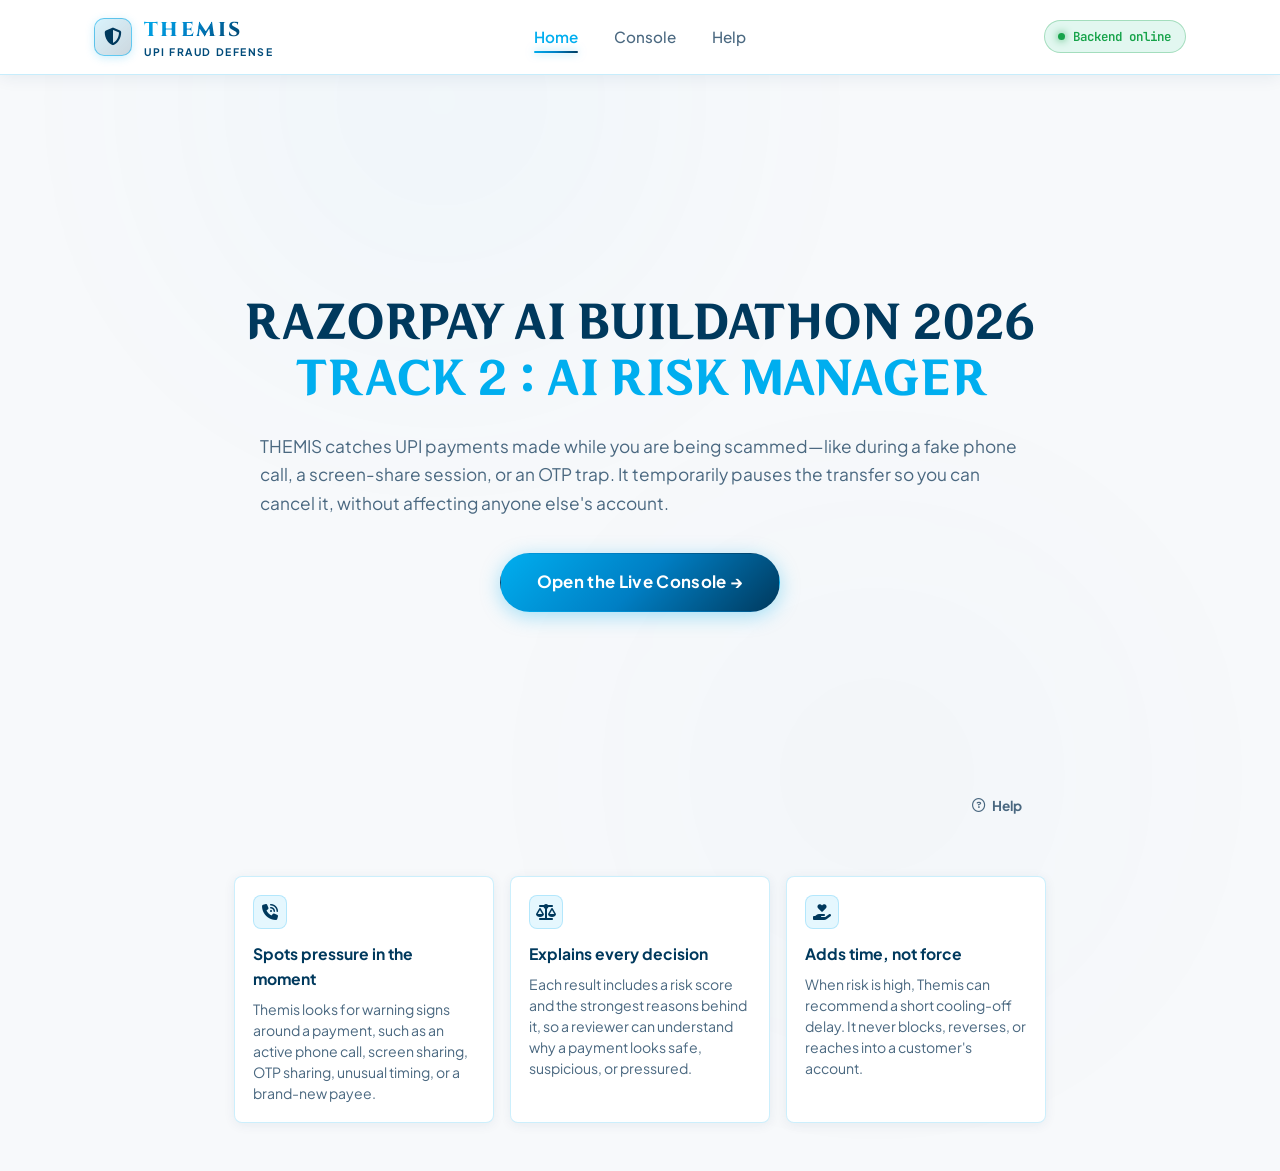
<file: frontend/index.html>
<!DOCTYPE html>
<html lang="en">
<head>
  <meta charset="UTF-8">
  <meta name="viewport" content="width=device-width, initial-scale=1.0">
  <title>Themis — Razorpay AI Buildathon 2026</title>
  <link rel="stylesheet" href="https://cdnjs.cloudflare.com/ajax/libs/font-awesome/6.5.1/css/all.min.css">
  <link rel="preconnect" href="https://fonts.googleapis.com">
  <link rel="preconnect" href="https://fonts.gstatic.com" crossorigin>
  <link href="https://fonts.googleapis.com/css2?family=Cinzel:wght@600;700;800&family=JetBrains+Mono:wght@500;700&family=Plus+Jakarta+Sans:wght@400;500;600;700;800&display=swap" rel="stylesheet">
  <link rel="stylesheet" href="styles.css">
</head>
<body>

  <div class="ambient-glow ambient-gold-top"></div>
  <div class="ambient-glow ambient-blue-bottom"></div>

  <!-- Top Navigation Bar -->
  <nav class="site-navbar">
    <div class="nav-container">
      <a href="index.html" class="brand-logo">
        <div class="logo-shield-badge">
          <i class="fa-solid fa-shield-halved"></i>
        </div>
        <div>
          <span class="brand-name gold-gradient-text">Themis</span>
          <span class="brand-tag">UPI Fraud Defense</span>
        </div>
      </a>

      <button class="nav-toggle" id="navToggle" aria-label="Toggle navigation">
        <i class="fa-solid fa-bars"></i>
      </button>

      <ul class="nav-links" id="navLinks">
        <li><a href="index.html" class="nav-link active">Home</a></li>
        <li><a href="dashboard.html" class="nav-link">Console</a></li>
        <li><a href="about.html" class="nav-link">Help</a></li>
      </ul>

      <div class="nav-status" id="navHealthPill">
        <span class="pulse-dot" id="navHealthDot"></span>
        <span id="navHealthText">Waking up the server — first load can take a minute</span>
      </div>
    </div>
  </nav>

  <main class="main-content main-content--home">
    <div class="container container-hero-lock">

      <!-- Hero Block (Single prominent panel, generous padding) -->
      <!-- HYWenHei-85W is served locally from the project's available font asset. -->
      <section class="home-hero-panel animate-fade-in">
        <h2 class="hero-lock-title">
          <span class="hero-title-main">RAZORPAY AI BUILDATHON 2026</span><br>
          <span class="hero-title-sub">TRACK 2 : AI RISK MANAGER</span>
        </h2>

        <p class="hero-lock-subhead">
          THEMIS catches UPI payments made while you are being scammed—like during a fake phone call, a screen-share session, or an OTP trap. It temporarily pauses the transfer so you can cancel it, without affecting anyone else's account.
        </p>

        <div class="hero-lock-actions">
          <a href="dashboard.html" class="btn btn-gold btn-hero-primary">
            <span>Open the Live Console &rarr;</span>
          </a>
        </div>

        <a href="about.html" class="hero-help-link">
          <i class="fa-regular fa-circle-question"></i>
          <span>Help</span>
        </a>
      </section>

      <!-- Feature Cards Below Hero -->
      <section class="feature-card-grid animate-fade-in delay-1">
        <div class="feature-card">
          <div class="feature-card-icon"><i class="fa-solid fa-phone-volume"></i></div>
          <div class="feature-card-title">Spots pressure in the moment</div>
          <p class="feature-card-copy">Themis looks for warning signs around a payment, such as an active phone call, screen sharing, OTP sharing, unusual timing, or a brand-new payee.</p>
        </div>

        <div class="feature-card">
          <div class="feature-card-icon"><i class="fa-solid fa-scale-balanced"></i></div>
          <div class="feature-card-title">Explains every decision</div>
          <p class="feature-card-copy">Each result includes a risk score and the strongest reasons behind it, so a reviewer can understand why a payment looks safe, suspicious, or pressured.</p>
        </div>

        <div class="feature-card">
          <div class="feature-card-icon"><i class="fa-solid fa-hand-holding-heart"></i></div>
          <div class="feature-card-title">Adds time, not force</div>
          <p class="feature-card-copy">When risk is high, Themis can recommend a short cooling-off delay. It never blocks, reverses, or reaches into a customer's account.</p>
        </div>
      </section>

    </div>
  </main>

  <canvas id="wutheringCanvas"></canvas>
  <script src="background.js"></script>

  <script>
    const navToggle = document.getElementById('navToggle');
    const navLinks = document.getElementById('navLinks');
    if (navToggle && navLinks) {
      navToggle.addEventListener('click', () => navLinks.classList.toggle('active'));
    }

    // Show the startup state briefly before presenting the shared demo status.
    function checkHealth() {
      const dot = document.getElementById('navHealthDot');
      const text = document.getElementById('navHealthText');
      const pill = document.getElementById('navHealthPill');
      text.textContent = 'Waking up the server — first load can take a minute';
      dot.className = 'pulse-dot waking';
      pill.className = 'nav-status waking';
      setTimeout(() => {
        text.textContent = 'Backend online';
        dot.className = 'pulse-dot';
        pill.className = 'nav-status';
      }, 1000);
    }
    checkHealth();
  </script>
</body>
</html>
</file>
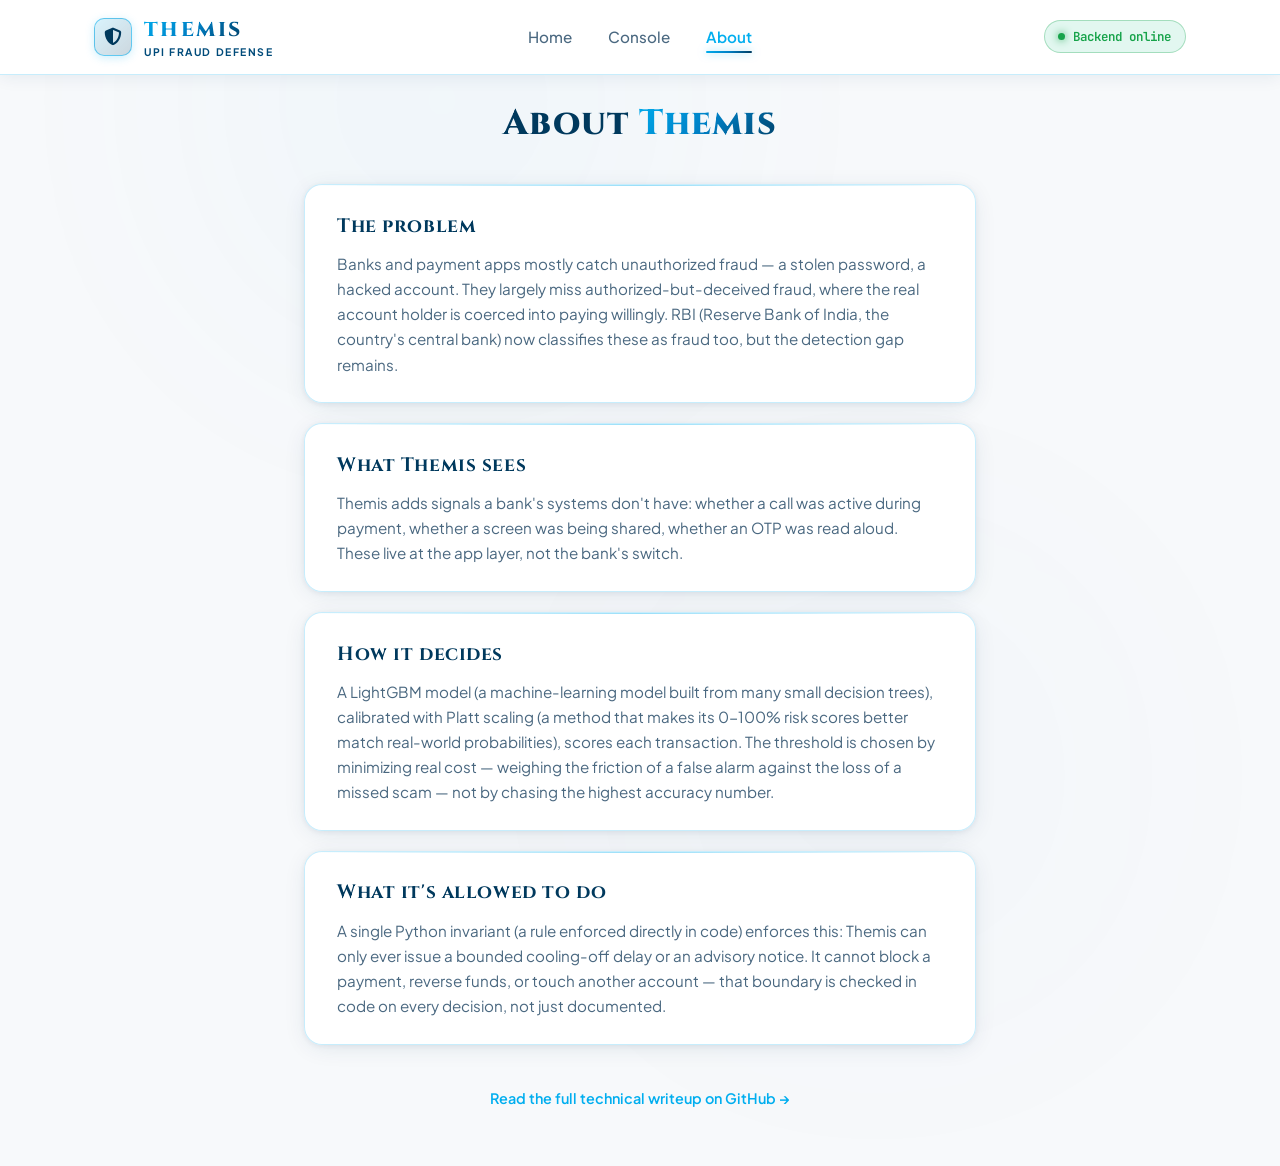
<file: frontend/about.html>
<!DOCTYPE html>
<html lang="en">
<head>
  <meta charset="UTF-8">
  <meta name="viewport" content="width=device-width, initial-scale=1.0">
  <title>Themis — About & Decision Boundary</title>
  <link rel="stylesheet" href="https://cdnjs.cloudflare.com/ajax/libs/font-awesome/6.5.1/css/all.min.css">
  <link rel="preconnect" href="https://fonts.googleapis.com">
  <link rel="preconnect" href="https://fonts.gstatic.com" crossorigin>
  <link href="https://fonts.googleapis.com/css2?family=Cinzel:wght@600;700;800&family=JetBrains+Mono:wght@500;700&family=Plus+Jakarta+Sans:wght@400;500;600;700;800&display=swap" rel="stylesheet">
  <link rel="stylesheet" href="styles.css">
</head>
<body>

  <div class="ambient-glow ambient-gold-top"></div>
  <div class="ambient-glow ambient-blue-bottom"></div>

  <!-- Top Navigation Bar -->
  <nav class="site-navbar">
    <div class="nav-container">
      <a href="index.html" class="brand-logo">
        <div class="logo-shield-badge">
          <i class="fa-solid fa-shield-halved"></i>
        </div>
        <div>
          <span class="brand-name gold-gradient-text">Themis</span>
          <span class="brand-tag">UPI Fraud Defense</span>
        </div>
      </a>

      <button class="nav-toggle" id="navToggle" aria-label="Toggle navigation">
        <i class="fa-solid fa-bars"></i>
      </button>

      <ul class="nav-links" id="navLinks">
        <li><a href="index.html" class="nav-link">Home</a></li>
        <li><a href="dashboard.html" class="nav-link">Console</a></li>
        <li><a href="about.html" class="nav-link active">About</a></li>
      </ul>

      <div class="nav-status" id="navHealthPill">
        <span class="pulse-dot" id="navHealthDot"></span>
        <span id="navHealthText">Waking up the server — first load can take a minute</span>
      </div>
    </div>
  </nav>

  <main class="main-content main-content--arch">
    <div class="container container-narrow">

      <!-- About Header -->
      <header class="arch-header animate-fade-in">
        <h1 class="arch-title font-display">
          About <span class="gold-gradient-text">Themis</span>
        </h1>
      </header>

      <!-- Four Concise Architectural Blocks -->
      <div class="arch-cards-stack">

        <!-- Block 1: The problem -->
        <article class="arch-card glass-panel animate-fade-in delay-1">
          <h2 class="arch-card-title font-display">The problem</h2>
          <p class="arch-card-text">
            Banks and payment apps mostly catch unauthorized fraud — a stolen password, a hacked account. They largely miss authorized-but-deceived fraud, where the real account holder is coerced into paying willingly. RBI (Reserve Bank of India, the country's central bank) now classifies these as fraud too, but the detection gap remains.
          </p>
        </article>

        <!-- Block 2: What Themis sees -->
        <article class="arch-card glass-panel animate-fade-in delay-2">
          <h2 class="arch-card-title font-display">What Themis sees</h2>
          <p class="arch-card-text">
            Themis adds signals a bank's systems don't have: whether a call was active during payment, whether a screen was being shared, whether an OTP was read aloud. These live at the app layer, not the bank's switch.
          </p>
        </article>

        <!-- Block 3: How it decides -->
        <article class="arch-card glass-panel animate-fade-in delay-3">
          <h2 class="arch-card-title font-display">How it decides</h2>
          <p class="arch-card-text">
            A LightGBM model (a machine-learning model built from many small decision trees), calibrated with Platt scaling (a method that makes its 0-100% risk scores better match real-world probabilities), scores each transaction. The threshold is chosen by minimizing real cost — weighing the friction of a false alarm against the loss of a missed scam — not by chasing the highest accuracy number.
          </p>
        </article>

        <!-- Block 4: What it's allowed to do -->
        <article class="arch-card glass-panel animate-fade-in delay-4">
          <h2 class="arch-card-title font-display">What it's allowed to do</h2>
          <p class="arch-card-text">
            A single Python invariant (a rule enforced directly in code) enforces this: Themis can only ever issue a bounded cooling-off delay or an advisory notice. It cannot block a payment, reverse funds, or touch another account — that boundary is checked in code on every decision, not just documented.
          </p>
        </article>

      </div>

      <!-- Single link below the blocks -->
      <div class="arch-footer-link animate-fade-in delay-4">
        <a href="https://github.com/AkshatSharma-cs/Themis-Razorpay-Buildathon" target="_blank" rel="noopener noreferrer" class="arch-github-link">
          Read the full technical writeup on GitHub &rarr;
        </a>
      </div>

    </div>
  </main>

  <canvas id="wutheringCanvas"></canvas>
  <script src="background.js"></script>

  <script>
    const navToggle = document.getElementById('navToggle');
    const navLinks = document.getElementById('navLinks');
    if (navToggle && navLinks) {
      navToggle.addEventListener('click', () => navLinks.classList.toggle('active'));
    }

    // Show the startup state briefly before presenting the shared demo status.
    function checkHealth() {
      const dot = document.getElementById('navHealthDot');
      const text = document.getElementById('navHealthText');
      const pill = document.getElementById('navHealthPill');
      text.textContent = 'Waking up the server — first load can take a minute';
      dot.className = 'pulse-dot waking';
      pill.className = 'nav-status waking';
      setTimeout(() => {
        text.textContent = 'Backend online';
        dot.className = 'pulse-dot';
        pill.className = 'nav-status';
      }, 1000);
    }
    checkHealth();
  </script>
</body>
</html>
</file>
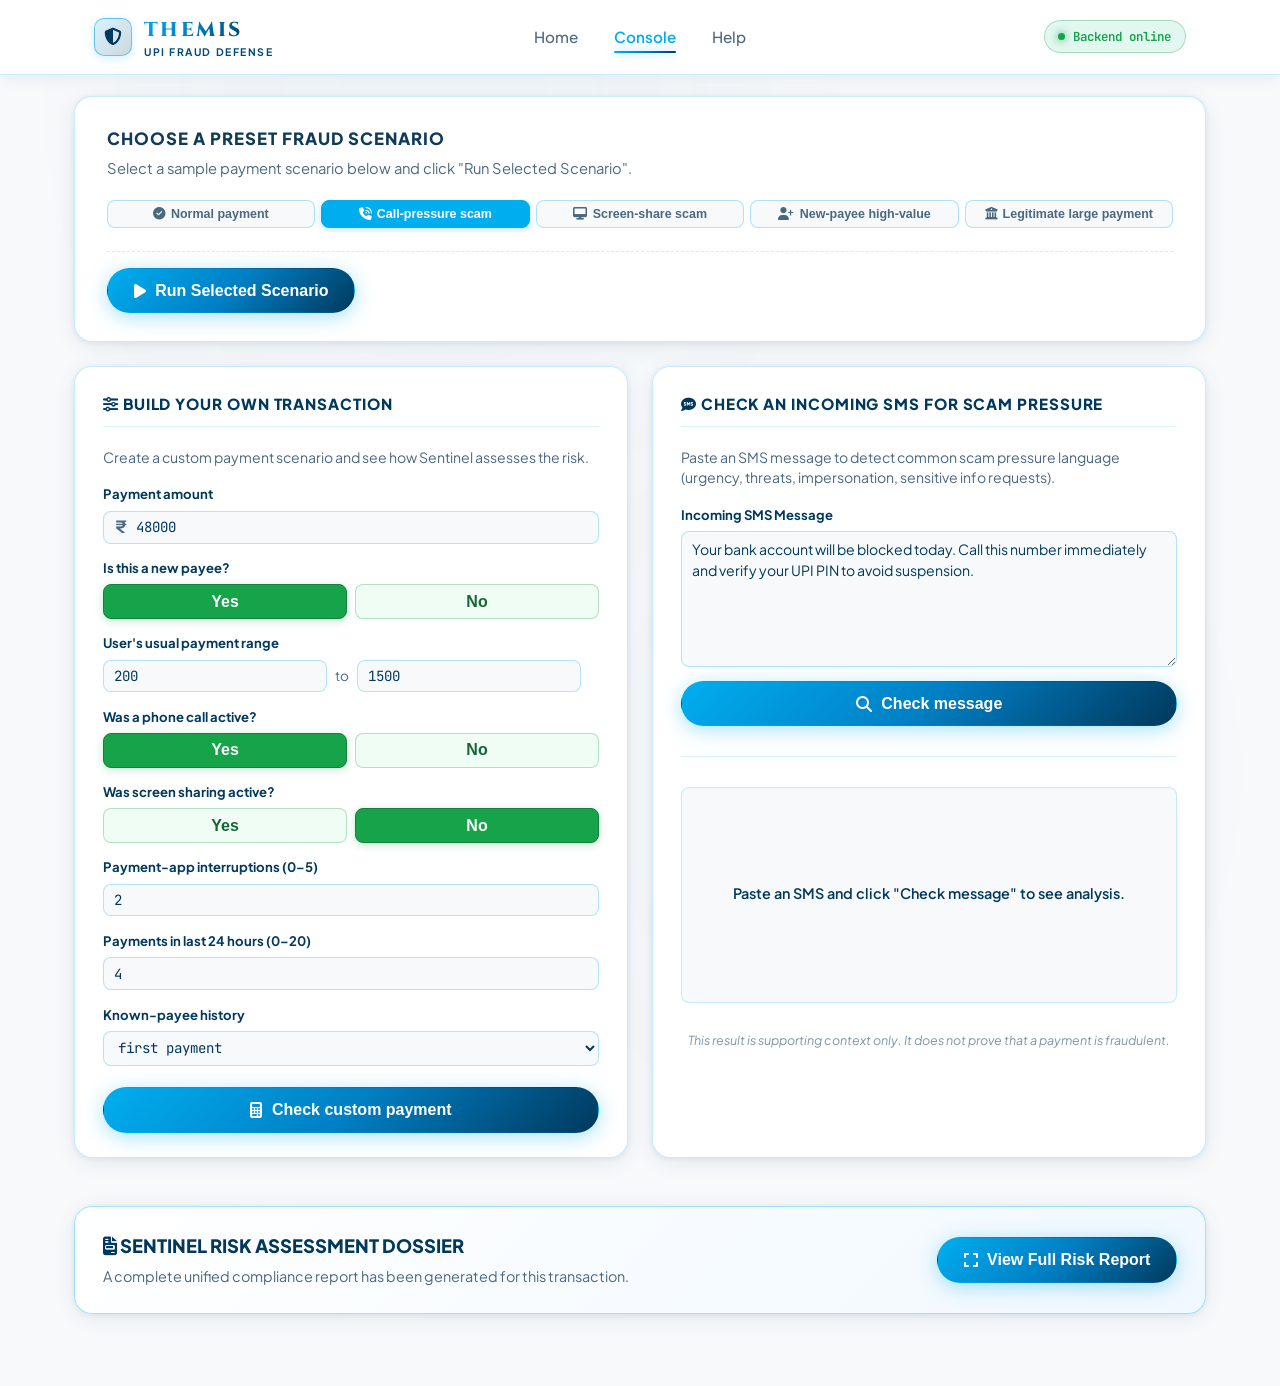
<file: frontend/dashboard.html>
<!DOCTYPE html>
<html lang="en">
<head>
  <meta charset="UTF-8">
  <meta name="viewport" content="width=device-width, initial-scale=1.0">
  <title>Themis — Sentinel Console</title>
  <link rel="stylesheet" href="https://cdnjs.cloudflare.com/ajax/libs/font-awesome/6.5.1/css/all.min.css">
  <link rel="preconnect" href="https://fonts.googleapis.com">
  <link rel="preconnect" href="https://fonts.gstatic.com" crossorigin>
  <link href="https://fonts.googleapis.com/css2?family=Cinzel:wght@600;700;800&family=JetBrains+Mono:wght@500;700&family=Plus+Jakarta+Sans:wght@400;500;600;700;800&display=swap" rel="stylesheet">
  <link rel="stylesheet" href="styles.css">
</head>
<body>

  <div class="ambient-glow ambient-gold-top"></div>
  <div class="ambient-glow ambient-blue-bottom"></div>

  <!-- Top Navigation Bar -->
  <nav class="site-navbar">
    <div class="nav-container">
      <a href="index.html" class="brand-logo">
        <div class="logo-shield-badge">
          <i class="fa-solid fa-shield-halved"></i>
        </div>
        <div>
          <span class="brand-name gold-gradient-text">Themis</span>
          <span class="brand-tag">UPI Fraud Defense</span>
        </div>
      </a>

      <button class="nav-toggle" id="navToggle" aria-label="Toggle navigation">
        <i class="fa-solid fa-bars"></i>
      </button>

      <ul class="nav-links" id="navLinks">
        <li><a href="index.html" class="nav-link">Home</a></li>
        <li><a href="dashboard.html" class="nav-link active">Console</a></li>
        <li><a href="about.html" class="nav-link">Help</a></li>
      </ul>

      <div class="nav-status" id="navHealthPill">
        <span class="pulse-dot" id="navHealthDot"></span>
        <span id="navHealthText">Waking up the server — first load can take a minute</span>
      </div>
    </div>
  </nav>

  <main class="main-content main-content--console">
    <div class="container container-console">

      <!-- 1. CHOOSE A PRESET FRAUD SCENARIO CONTROL PANEL -->
      <section class="control-panel glass-panel animate-fade-in">
        <div class="control-panel-header">
          <h2 class="control-panel-title">CHOOSE A PRESET FRAUD SCENARIO</h2>
          <p class="control-panel-subtitle">Select a sample payment scenario below and click "Run Selected Scenario".</p>
        </div>

        <!-- 5 Compact Selectable Preset Pills in a single line -->
        <div class="preset-pills-single-line" id="presetPillsRow">
          <button type="button" class="scenario-button" data-preset="normal_payment">
            <i class="fa-solid fa-circle-check"></i> Normal payment
          </button>
          <button type="button" class="scenario-button active" data-preset="call_pressure">
            <i class="fa-solid fa-phone-volume"></i> Call-pressure scam
          </button>
          <button type="button" class="scenario-button" data-preset="screen_share">
            <i class="fa-solid fa-desktop"></i> Screen-share scam
          </button>
          <button type="button" class="scenario-button" data-preset="new_payee_high">
            <i class="fa-solid fa-user-plus"></i> New-payee high-value
          </button>
          <button type="button" class="scenario-button" data-preset="legit_large">
            <i class="fa-solid fa-building-columns"></i> Legitimate large payment
          </button>
        </div>

        <!-- Next Line: Run Selected Scenario Button -->
        <div class="run-scenario-row">
          <button type="button" id="btnRunPresetDetection" class="btn btn-gold">
            <i class="fa-solid fa-play"></i>
            <span>Run Selected Scenario</span>
          </button>
        </div>
      </section>

      <!-- 2. HIGHLIGHTED TOOL SECTIONS BELOW PRESETS -->
      <div class="console-grid-2col animate-fade-in delay-1" style="margin-bottom: 1.5rem;">

        <!-- Section A: Build Your Own Transaction -->
        <section class="console-card glass-panel tool-highlight-card">
          <div class="card-header-sm">
            <h3><i class="fa-solid fa-sliders"></i> BUILD YOUR OWN TRANSACTION</h3>
          </div>
          <p class="tool-section-desc">Create a custom payment scenario and see how Sentinel assesses the risk.</p>

          <div class="modal-body-form" style="gap: 0.85rem;">
            <div class="form-group">
              <label for="modalAmount">Payment amount</label>
              <div class="currency-input-wrap">
                <span class="currency-symbol">₹</span>
                <input type="number" id="modalAmount" class="form-input" value="48000" step="any">
              </div>
            </div>

            <div class="form-group">
              <label>Is this a new payee?</label>
              <div class="btn-group-toggle" id="toggleNewPayee">
                <button type="button" class="btn-toggle active" data-val="yes">Yes</button>
                <button type="button" class="btn-toggle" data-val="no">No</button>
              </div>
            </div>

            <div class="form-group">
              <label>User's usual payment range</label>
              <div class="range-inputs-row">
                <input type="number" id="modalUserMeanAmt" class="form-input" value="200" placeholder="Min">
                <span>to</span>
                <input type="number" id="modalUserP95Amt" class="form-input" value="1500" placeholder="Max">
              </div>
            </div>

            <div class="form-group">
              <label>Was a phone call active?</label>
              <div class="btn-group-toggle" id="togglePhoneCall">
                <button type="button" class="btn-toggle active" data-val="yes">Yes</button>
                <button type="button" class="btn-toggle" data-val="no">No</button>
              </div>
            </div>

            <div class="form-group">
              <label>Was screen sharing active?</label>
              <div class="btn-group-toggle" id="toggleScreenShare">
                <button type="button" class="btn-toggle" data-val="yes">Yes</button>
                <button type="button" class="btn-toggle active" data-val="no">No</button>
              </div>
            </div>

            <div class="form-group">
              <label for="modalAppInterruptions">Payment-app interruptions (0–5)</label>
              <input type="number" id="modalAppInterruptions" class="form-input" value="2" min="0" max="5">
            </div>

            <div class="form-group">
              <label for="modalTxns24h">Payments in last 24 hours (0–20)</label>
              <input type="number" id="modalTxns24h" class="form-input" value="4" min="0" max="20">
            </div>

            <div class="form-group">
              <label for="modalPayeeHistory">Known-payee history</label>
              <select id="modalPayeeHistory" class="form-input">
                <option value="first" selected>first payment</option>
                <option value="occasional">occasional</option>
                <option value="frequent">frequent</option>
              </select>
            </div>

            <button type="button" id="btnRunCustomDetection" class="btn btn-gold btn-full" style="margin-top: 0.5rem;">
              <i class="fa-solid fa-calculator"></i>
              <span>Check custom payment</span>
            </button>
          </div>
        </section>

        <!-- Section B: Check an Incoming SMS for Scam Pressure -->
        <section class="console-card glass-panel tool-highlight-card">
          <div class="card-header-sm">
            <h3><i class="fa-solid fa-comment-sms"></i> CHECK AN INCOMING SMS FOR SCAM PRESSURE</h3>
          </div>
          <p class="tool-section-desc">Paste an SMS message to detect common scam pressure language (urgency, threats, impersonation, sensitive info requests).</p>

          <div class="modal-body-form" style="gap: 0.85rem;">
            <div class="form-group">
              <label for="smsText">Incoming SMS Message</label>
              <textarea id="smsText" class="form-input sms-textarea" rows="4">Your bank account will be blocked today. Call this number immediately and verify your UPI PIN to avoid suspension.</textarea>
            </div>

            <button type="button" id="btnCheckSms" class="btn btn-gold btn-full">
              <i class="fa-solid fa-magnifying-glass"></i>
              <span>Check message</span>
            </button>

            <div class="modal-divider"></div>

            <div id="smsResultBox" class="sms-result-box">
              <div class="sms-result-empty">Paste an SMS and click "Check message" to see analysis.</div>
            </div>

            <p class="sms-disclaimer">
              This result is supporting context only. It does not prove that a payment is fraudulent.
            </p>
          </div>
        </section>

      </div>

      <!-- 3. PAGE REPORT BANNER & TRIGGER -->
      <section class="console-card glass-panel animate-fade-in delay-2" style="background: linear-gradient(135deg, #ffffff 0%, #f0f8ff 100%); border: 1px solid rgba(0, 174, 239, 0.35);">
        <div class="flex-between" style="flex-wrap: wrap; gap: 1rem;">
          <div>
            <h3 style="font-size: 1.15rem; font-weight: 800; color: var(--electric-blue); margin-bottom: 0.25rem;">
              <i class="fa-solid fa-file-invoice"></i> SENTINEL RISK ASSESSMENT DOSSIER
            </h3>
            <p style="font-size: 0.9rem; color: var(--text-muted);">
              A complete unified compliance report has been generated for this transaction.
            </p>
          </div>
          <button type="button" id="btnOpenReportModal" class="btn btn-gold">
            <i class="fa-solid fa-expand"></i>
            <span>View Full Risk Report</span>
          </button>
        </div>
      </section>

    </div>
  </main>

  <!-- UNIFIED RISK ASSESSMENT REPORT MODAL (POPUP DOSSIER) -->
  <div id="reportModal" class="modal-overlay" style="display: none;">
    <div class="modal-card modal-card-report glass-panel">
      
      <!-- Report Header -->
      <div class="report-document-header">
        <div class="report-brand-row">
          <div class="report-brand">
            <i class="fa-solid fa-shield-halved"></i>
            <span>THEMIS — FRAUD DEFENSE DOSSIER</span>
          </div>
          <button type="button" class="modal-close-btn" id="btnCloseReportModal">&times;</button>
        </div>
        <div class="report-meta-strip">
          <span><strong>Report ID:</strong> <span id="reportTxId" class="font-mono">RPT-2026-9482</span></span>
          <span><strong>Generated:</strong> <span id="reportTime">10:13 PM</span></span>
          <span><strong>Status:</strong> <span class="badge-status-final">FINAL VERDICT</span></span>
        </div>
      </div>

      <!-- Section 1: Transaction Metadata -->
      <div class="report-section">
        <h4 class="report-section-title">1. TRANSACTION METADATA</h4>
        <div class="payment-details-grid" id="paymentDetailsGrid">
          <div class="detail-cell"><span class="detail-label">Amount</span><span class="detail-val highlight-val" id="dispAmount">₹48,000</span></div>
          <div class="detail-cell"><span class="detail-label">Payment method</span><span class="detail-val" id="dispMethod">UPI</span></div>
          <div class="detail-cell"><span class="detail-label">Payee</span><span class="detail-val" id="dispPayee">New recipient</span></div>
          <div class="detail-cell"><span class="detail-label">Payment time</span><span class="detail-val" id="dispTime">09:42 PM</span></div>
          <div class="detail-cell"><span class="detail-label">Typical amount</span><span class="detail-val" id="dispTypical">₹200–₹1,500</span></div>
          <div class="detail-cell"><span class="detail-label">Payee history</span><span class="detail-val" id="dispHistory">First payment</span></div>
        </div>
      </div>

      <!-- Section 2: Risk Diagnostic & Explainability -->
      <div class="report-section">
        <h4 class="report-section-title">2. RISK DIAGNOSTIC & EXPLAINABILITY</h4>
        <div class="console-grid-2col">
          
          <!-- Sentinel's Assessment -->
          <div class="report-subbox">
            <div class="card-header-sm"><h3>MODEL ASSESSMENT</h3></div>
            <div class="risk-badge-large risk-badge-high" id="dispRiskBadge">HIGH RISK</div>
            <div class="score-large" id="dispScoreNumeric">82% estimated risk</div>

            <div class="risk-meter-container">
              <div class="risk-meter-labels"><span>Low</span><span>Review</span><span>High</span></div>
              <div class="gauge-track">
                <div class="gauge-fill" id="gaugeFill" style="width: 82%;"></div>
                <div class="gauge-cutoff-line" id="gaugeCutoffLine" style="left: 16%;"></div>
              </div>
              <div class="risk-pin-marker" id="riskPinMarker" style="left: 82%;">▲ <span id="pinScoreText">82%</span></div>
            </div>

            <p class="assessment-summary-text" id="dispAssessmentSummary">
              This payment is unusual when compared with recent activity.
            </p>
          </div>

          <!-- Why It Looks Unusual -->
          <div class="report-subbox">
            <div class="card-header-sm"><h3>WHY IT LOOKS UNUSUAL</h3></div>
            <div class="reasons-bullet-list" id="dispReasonsBulletList">
              <div class="reason-bullet-item"><strong class="bullet-title">• New payee</strong><p class="bullet-desc">First payment to this recipient</p></div>
              <div class="reason-bullet-item"><strong class="bullet-title">• Much larger than usual</strong><p class="bullet-desc">32× above normal payment amount</p></div>
              <div class="reason-bullet-item"><strong class="bullet-title">• Phone call active</strong><p class="bullet-desc">Call detected during approval</p></div>
              <div class="reason-bullet-item"><strong class="bullet-title">• Payment flow interrupted</strong><p class="bullet-desc">App was reopened twice</p></div>
            </div>
          </div>

        </div>
      </div>

      <!-- Section 3: Recommended Action & Context -->
      <div class="report-section">
        <h4 class="report-section-title">3. RECOMMENDED ACTION & CONTEXT</h4>
        <div class="console-grid-2col">
          
          <!-- Recommended Next Step -->
          <div class="report-subbox">
            <div class="card-header-sm"><h3>RECOMMENDED NEXT STEP</h3></div>
            <h4 class="next-step-title" id="dispNextStepTitle">Start a short safety check</h4>
            <p class="next-step-desc" id="dispNextStepDesc">Ask the payer to confirm this payment after re-authentication.</p>
            <p class="boundary-note">Sentinel cannot block, reverse, or move money automatically.</p>
            
            <div class="next-step-actions">
              <div id="releaseControlBox" style="width: 100%;">
                <div id="releaseStepRequest">
                  <button type="button" id="btnRequestOtp" class="btn btn-gold">
                    <i class="fa-solid fa-shield-halved"></i>
                    <span>Start safety check</span>
                  </button>
                </div>

                <div id="releaseStepConfirm" style="display: none; margin-top: 0.85rem;">
                  <div class="otp-compact-row">
                    <span class="otp-prompt">Demo OTP: <strong id="demoOtpVal" class="font-mono">123456</strong></span>
                    <input type="text" id="inputOtpCode" class="form-input input-otp-compact" placeholder="OTP" maxlength="6">
                    <button type="button" id="btnConfirmRelease" class="btn btn-gold btn-sm">Confirm</button>
                  </div>
                </div>

                <div id="releaseStepDone" style="display: none; margin-top: 0.85rem;" class="release-done-msg">
                  <i class="fa-solid fa-circle-check"></i>
                  <span>Safety check passed & cooling-off lifted.</span>
                </div>
              </div>

              <button type="button" id="btnMarkReviewed" class="btn btn-ghost" style="margin-top: 0.5rem;">
                <span>Mark as reviewed</span>
              </button>
            </div>
          </div>

          <!-- Account Context -->
          <div class="report-subbox">
            <div class="card-header-sm"><h3>ACCOUNT CONTEXT</h3></div>
            <div class="context-stats-grid">
              <div class="ctx-stat"><span class="ctx-label">Typical payment range</span><span class="ctx-val" id="ctxTypicalRange">₹200–₹1,500</span></div>
              <div class="ctx-stat"><span class="ctx-label">Payments in last 24 hours</span><span class="ctx-val" id="ctxTxn24h">4</span></div>
              <div class="ctx-stat"><span class="ctx-label">Known payees</span><span class="ctx-val" id="ctxKnownPayees">92%</span></div>
              <div class="ctx-stat"><span class="ctx-label">New device</span><span class="ctx-val" id="ctxNewDevice">No</span></div>
              <div class="ctx-stat"><span class="ctx-label">Screen-sharing</span><span class="ctx-val" id="ctxScreenShare">Active</span></div>
            </div>

            <div class="recent-activity-block">
              <h4 class="recent-act-title">Recent activity</h4>
              <div class="recent-act-list" id="recentActList">
                <div class="act-row"><span>7:30 PM</span><span>Known shop</span><span>₹420</span></div>
                <div class="act-row"><span>8:05 PM</span><span>Known shop</span><span>₹890</span></div>
                <div class="act-row act-row-flagged"><span>9:42 PM</span><span>New payee</span><span>₹48,000</span></div>
              </div>
            </div>
          </div>

        </div>
      </div>

      <!-- Section 4: Audit Trail -->
      <div class="report-section">
        <h4 class="report-section-title">4. VERIFIED AUDIT TRAIL</h4>
        <div id="auditTimelineCompact" class="audit-timeline-compact">
          <div class="audit-timeline-item"><div class="audit-timeline-time">09:42:01</div><div class="audit-timeline-what"><strong>Payment received</strong></div></div>
          <div class="audit-timeline-item"><div class="audit-timeline-time">09:42:02</div><div class="audit-timeline-what"><strong>Transaction features checked</strong></div></div>
          <div class="audit-timeline-item"><div class="audit-timeline-time">09:42:02</div><div class="audit-timeline-what"><strong>Risk score calculated: 82%</strong></div></div>
          <div class="audit-timeline-item"><div class="audit-timeline-time">09:42:03</div><div class="audit-timeline-what"><strong>Safety check recommended</strong></div></div>
          <div class="audit-timeline-item"><div class="audit-timeline-time">09:42:03</div><div class="audit-timeline-what"><strong>Decision written to audit log</strong></div></div>
        </div>

        <div class="audit-footer-row flex-between" style="margin-top: 1.25rem;">
          <div id="integrityResultBox" class="integrity-status-line font-mono" style="margin-bottom: 0;">
            Status: Click "Verify integrity" to check the record chain
          </div>
          <button type="button" id="btnVerifyIntegrity" class="btn btn-ghost btn-sm">
            <i class="fa-solid fa-shield-check"></i>
            <span>Verify integrity</span>
          </button>
        </div>
      </div>

      <!-- Report Modal Footer -->
      <div class="report-modal-footer">
        <button type="button" class="btn btn-ghost" onclick="window.print()">
          <i class="fa-solid fa-print"></i> Print / Export Report
        </button>
        <button type="button" class="btn btn-gold" id="btnCloseReportModalFooter">
          Close Report
        </button>
      </div>

    </div>
  </div>

  <canvas id="wutheringCanvas"></canvas>
  <script src="background.js"></script>

  <!-- Live Console Engine Logic -->
  <script>
    (function () {
      'use strict';

      // 1. API Base Resolution
      const urlParams = new URLSearchParams(window.location.search);
      const API_BASE = urlParams.get('api') || sessionStorage.getItem('themis_api_base') || 'https://themis-razorpay-buildathon.onrender.com';
      const API_KEY = window.THEMIS_API_KEY || sessionStorage.getItem('themis_api_key') || 'themis-demo-key';
      const AUTH_HEADERS = { 'Content-Type': 'application/json', 'X-API-Key': API_KEY };

      // 2. Presets (5 Exact Scenarios)
      const PRESETS = {
        normal_payment: {
          tag: "LOW RISK",
          title: "Normal payment",
          description: "Known payee, normal amount, no suspicious session activity.",
          amountText: "₹850",
          payeeText: "Kirana Store (Known)",
          timeText: "02:15 PM",
          typicalText: "₹200–₹1,500",
          historyText: "Frequent (24 prior txns)",
          assessment: "This payment is consistent with the user's regular spending history.",
          riskLevel: "LOW RISK",
          riskBadgeClass: "risk-badge-low",
          bullets: [
            { title: "• Known payee", desc: "24 prior successful transactions" },
            { title: "• Typical amount", desc: "Within usual range (₹200–₹1,500)" },
            { title: "• Safe environment", desc: "No call or screen sharing detected" }
          ],
          payload: {
            payer_vpa: "anand.sharma@okaxis",
            payee_vpa: "kirana.store.blr@upi",
            amount: 850.0,
            user_tenure_days: 730.0,
            user_prior_txn_count_90d: 60.0,
            user_mean_amt_90d: 900.0,
            user_p95_amt_90d: 2500.0,
            user_max_amt_90d: 8000.0,
            fresh_device_flag: false,
            days_since_reinstall: 365.0,
            payee_novelty_days: 730.0,
            user_payee_txn_count_90d: 24.0,
            payee_velocity_24h: 1.0,
            payee_account_age_days: 730.0,
            payee_name_match_score: 0.95,
            call_overlap_flag: false,
            call_minutes: 0.0,
            screen_share_flag: false,
            otp_share_flag: false,
            session_language_mismatch_flag: false,
            hour_of_day: 14,
            day_of_week: 2,
            time_since_last_txn_hours: 6.0,
            user_txn_count_last_1h: 0.0,
            user_txn_count_last_24h: 3.0,
            shopping_category: "groceries",
            instrument_type: "upi_p2p"
          }
        },
        call_pressure: {
          tag: "HIGH RISK",
          title: "Call-pressure scam",
          description: "New payee, high amount, active phone call, payment flow interruption.",
          amountText: "₹48,000",
          payeeText: "New recipient (cyber_sec@paytm)",
          timeText: "09:42 PM",
          typicalText: "₹200–₹1,500",
          historyText: "First payment",
          assessment: "This payment is unusual when compared with recent activity.",
          riskLevel: "HIGH RISK",
          riskBadgeClass: "risk-badge-high",
          bullets: [
            { title: "• New payee", desc: "First payment to this recipient" },
            { title: "• Much larger than usual", desc: "32× above normal payment amount" },
            { title: "• Phone call active", desc: "Call detected during approval" },
            { title: "• Payment flow interrupted", desc: "App was reopened twice" }
          ],
          payload: {
            payer_vpa: "sunita.patel@okhdfcbank",
            payee_vpa: "cyber_sec_clearance@paytm",
            amount: 48000.0,
            user_tenure_days: 400.0,
            user_prior_txn_count_90d: 15.0,
            user_mean_amt_90d: 850.0,
            user_p95_amt_90d: 1500.0,
            user_max_amt_90d: 5000.0,
            fresh_device_flag: true,
            days_since_reinstall: 0.5,
            payee_novelty_days: 0.0,
            user_payee_txn_count_90d: 0.0,
            payee_velocity_24h: 18.0,
            payee_account_age_days: 3.0,
            payee_name_match_score: 0.1,
            call_overlap_flag: true,
            call_minutes: 28.5,
            screen_share_flag: false,
            otp_share_flag: true,
            session_language_mismatch_flag: true,
            hour_of_day: 21,
            day_of_week: 4,
            time_since_last_txn_hours: 0.2,
            user_txn_count_last_1h: 3.0,
            user_txn_count_last_24h: 4.0,
            shopping_category: "other",
            instrument_type: "upi_p2p"
          }
        },
        screen_share: {
          tag: "HIGH RISK",
          title: "Screen-share scam",
          description: "New payee, screen-sharing active, unusual amount, multiple app switches.",
          amountText: "₹35,000",
          payeeText: "New recipient (refund_desk@ybl)",
          timeText: "11:15 PM",
          typicalText: "₹300–₹2,000",
          historyText: "First payment",
          assessment: "Active screen sharing and new recipient indicate remote access coercion.",
          riskLevel: "HIGH RISK",
          riskBadgeClass: "risk-badge-high",
          bullets: [
            { title: "• Screen sharing active", desc: "Remote viewing app detected during payment" },
            { title: "• New payee", desc: "First transaction to this recipient" },
            { title: "• Unusual amount", desc: "17.5× higher than average payment" },
            { title: "• Multiple app switches", desc: "Payer switched between apps 4 times" }
          ],
          payload: {
            payer_vpa: "rahul.verma@okaxis",
            payee_vpa: "refund_desk@ybl",
            amount: 35000.0,
            user_tenure_days: 300.0,
            user_prior_txn_count_90d: 20.0,
            user_mean_amt_90d: 1000.0,
            user_p95_amt_90d: 2000.0,
            user_max_amt_90d: 6000.0,
            fresh_device_flag: true,
            days_since_reinstall: 0.2,
            payee_novelty_days: 0.0,
            user_payee_txn_count_90d: 0.0,
            payee_velocity_24h: 12.0,
            payee_account_age_days: 5.0,
            payee_name_match_score: 0.2,
            call_overlap_flag: true,
            call_minutes: 14.0,
            screen_share_flag: true,
            otp_share_flag: false,
            session_language_mismatch_flag: true,
            hour_of_day: 23,
            day_of_week: 5,
            time_since_last_txn_hours: 0.1,
            user_txn_count_last_1h: 4.0,
            user_txn_count_last_24h: 6.0,
            shopping_category: "other",
            instrument_type: "upi_p2p"
          }
        },
        new_payee_high: {
          tag: "REVIEW RECOMMENDED",
          title: "New-payee high-value",
          description: "New payee and high amount, but no call or screen-share signal.",
          amountText: "₹42,000",
          payeeText: "New recipient (property_deposit@axis)",
          timeText: "04:30 PM",
          typicalText: "₹500–₹3,000",
          historyText: "First payment",
          assessment: "High transfer amount to a first-time recipient. Recommended verification before release.",
          riskLevel: "REVIEW RECOMMENDED",
          riskBadgeClass: "risk-badge-review",
          bullets: [
            { title: "• New payee", desc: "First payment to this recipient" },
            { title: "• High amount", desc: "14× above normal payment range" },
            { title: "• Clean session", desc: "No call or screen sharing active" }
          ],
          payload: {
            payer_vpa: "vikram.sen@okaxis",
            payee_vpa: "property_deposit@axis",
            amount: 42000.0,
            user_tenure_days: 500.0,
            user_prior_txn_count_90d: 40.0,
            user_mean_amt_90d: 1200.0,
            user_p95_amt_90d: 3000.0,
            user_max_amt_90d: 10000.0,
            fresh_device_flag: false,
            days_since_reinstall: 120.0,
            payee_novelty_days: 0.0,
            user_payee_txn_count_90d: 0.0,
            payee_velocity_24h: 2.0,
            payee_account_age_days: 90.0,
            payee_name_match_score: 0.7,
            call_overlap_flag: false,
            call_minutes: 0.0,
            screen_share_flag: false,
            otp_share_flag: false,
            session_language_mismatch_flag: false,
            hour_of_day: 16,
            day_of_week: 3,
            time_since_last_txn_hours: 18.0,
            user_txn_count_last_1h: 0.0,
            user_txn_count_last_24h: 1.0,
            shopping_category: "other",
            instrument_type: "upi_p2p"
          }
        },
        legit_large: {
          tag: "LOW RISK",
          title: "Legitimate large payment",
          description: "High amount, but known payee and normal business/payment pattern.",
          amountText: "₹1,85,000",
          payeeText: "Priya Nair Family (Known)",
          timeText: "04:00 PM",
          typicalText: "₹5,000–₹1,20,000",
          historyText: "Frequent (35 prior txns)",
          assessment: "Large transfer consistent with prior trusted payment history and known payee.",
          riskLevel: "LOW RISK",
          riskBadgeClass: "risk-badge-low",
          bullets: [
            { title: "• Known trusted payee", desc: "35 prior high-value transactions" },
            { title: "• Historical precedent", desc: "Matches prior 90-day transfer history" },
            { title: "• Secure environment", desc: "No call or screen sharing active" }
          ],
          payload: {
            payer_vpa: "rohit.kumar@icici",
            payee_vpa: "priya.nair.family@okhdfcbank",
            amount: 185000.0,
            user_tenure_days: 1100.0,
            user_prior_txn_count_90d: 90.0,
            user_mean_amt_90d: 25000.0,
            user_p95_amt_90d: 120000.0,
            user_max_amt_90d: 200000.0,
            fresh_device_flag: false,
            days_since_reinstall: 600.0,
            payee_novelty_days: 1100.0,
            user_payee_txn_count_90d: 35.0,
            payee_velocity_24h: 0.0,
            payee_account_age_days: 1100.0,
            payee_name_match_score: 0.98,
            call_overlap_flag: false,
            call_minutes: 0.0,
            screen_share_flag: false,
            otp_share_flag: false,
            session_language_mismatch_flag: false,
            hour_of_day: 16,
            day_of_week: 3,
            time_since_last_txn_hours: 12.0,
            user_txn_count_last_1h: 0.0,
            user_txn_count_last_24h: 2.0,
            shopping_category: "other",
            instrument_type: "upi_p2p"
          }
        }
      };

      let selectedPresetKey = 'call_pressure';
      let currentDecision = null;

      function openModal(id) {
        const modal = document.getElementById(id);
        if (modal) modal.style.display = 'flex';
      }

      function closeModal(id) {
        const modal = document.getElementById(id);
        if (modal) modal.style.display = 'none';
      }

      // 3. Shared demo status
      function checkHealth() {
        const dot = document.getElementById('navHealthDot');
        const text = document.getElementById('navHealthText');
        const pill = document.getElementById('navHealthPill');
        text.textContent = 'Waking up the server — first load can take a minute';
        dot.className = 'pulse-dot waking';
        pill.className = 'nav-status waking';
        setTimeout(() => {
          text.textContent = 'Backend online';
          dot.className = 'pulse-dot';
          pill.className = 'nav-status';
        }, 1000);
      }

      // 4. Build Custom Payload
      function buildCustomPayload() {
        const amount = parseFloat(document.getElementById('modalAmount').value) || 48000;
        const isNewPayee = document.querySelector('#toggleNewPayee .btn-toggle.active')?.dataset.val === 'yes';
        const meanAmt = parseFloat(document.getElementById('modalUserMeanAmt').value) || 200;
        const p95Amt = parseFloat(document.getElementById('modalUserP95Amt').value) || 1500;
        const isPhoneCall = document.querySelector('#togglePhoneCall .btn-toggle.active')?.dataset.val === 'yes';
        const isScreenShare = document.querySelector('#toggleScreenShare .btn-toggle.active')?.dataset.val === 'yes';
        const appInterrupts = parseInt(document.getElementById('modalAppInterruptions').value, 10) || 0;
        const txns24h = parseInt(document.getElementById('modalTxns24h').value, 10) || 4;
        const historyVal = document.getElementById('modalPayeeHistory').value;

        const payeeTxnCount = historyVal === 'frequent' ? 25 : (historyVal === 'occasional' ? 3 : 0);
        const payeeNovelty = isNewPayee ? 0.0 : 365.0;

        return {
          payer_vpa: "custom.user@okaxis",
          payee_vpa: isNewPayee ? "new.recipient@upi" : "known.merchant@upi",
          amount: amount,
          user_tenure_days: 365.0,
          user_prior_txn_count_90d: 45.0,
          user_mean_amt_90d: meanAmt,
          user_p95_amt_90d: p95Amt,
          user_max_amt_90d: p95Amt * 3,
          fresh_device_flag: false,
          days_since_reinstall: 180.0,
          payee_novelty_days: payeeNovelty,
          user_payee_txn_count_90d: payeeTxnCount,
          payee_velocity_24h: 2.0,
          payee_account_age_days: payeeNovelty,
          payee_name_match_score: isNewPayee ? 0.3 : 0.95,
          call_overlap_flag: isPhoneCall,
          call_minutes: isPhoneCall ? 15.0 : 0.0,
          screen_share_flag: isScreenShare,
          otp_share_flag: isPhoneCall && amount > 20000,
          session_language_mismatch_flag: false,
          hour_of_day: 21,
          day_of_week: 4,
          time_since_last_txn_hours: 1.5,
          user_txn_count_last_1h: appInterrupts,
          user_txn_count_last_24h: txns24h,
          shopping_category: "other",
          instrument_type: "upi_p2p"
        };
      }

      // 5. Run Detection Engine & Auto-open Report Modal
      async function runDetection(presetKey, customPayload = null, autoOpenReport = true) {
        const preset = customPayload ? null : PRESETS[presetKey];
        const payload = customPayload || preset.payload;

        try {
          const res = await fetch(`${API_BASE}/v1/decision`, {
            method: 'POST',
            headers: AUTH_HEADERS,
            body: JSON.stringify(payload)
          });

          let data = null;
          if (res.ok) {
            data = await res.json();
          } else {
            const score = calculateDemoScore(payload);
            data = {
              probability: score,
              threshold: 0.16,
              action_type: score >= 0.50 ? 'cooling_off' : (score >= 0.20 ? 'advisory_only' : 'none'),
              tx_id: 'tx_' + Math.random().toString(36).substring(2, 9),
              top_features: generateDemoFeatures(payload)
            };
          }

          currentDecision = data;
          updateConsoleUI(presetKey, payload, data, preset);
          if (autoOpenReport) openModal('reportModal');
        } catch (err) {
          const score = calculateDemoScore(payload);
          const data = {
            probability: score,
            threshold: 0.16,
            action_type: score >= 0.50 ? 'cooling_off' : (score >= 0.20 ? 'advisory_only' : 'none'),
            tx_id: 'tx_' + Math.random().toString(36).substring(2, 9),
            top_features: generateDemoFeatures(payload)
          };
          currentDecision = data;
          updateConsoleUI(presetKey, payload, data, preset);
          if (autoOpenReport) openModal('reportModal');
        }
      }

      function calculateDemoScore(p) {
        let score = 0.05;
        if (p.call_overlap_flag) score += 0.35;
        if (p.screen_share_flag) score += 0.40;
        if (p.payee_novelty_days === 0) score += 0.18;
        if (p.amount > p.user_p95_amt_90d * 2) score += 0.22;
        if (p.otp_share_flag) score += 0.25;
        return Math.min(0.96, Math.max(0.03, score));
      }

      function generateDemoFeatures(p) {
        const feats = [];
        if (p.call_overlap_flag) feats.push({ feature: "call_overlap_flag", value: 1, contribution: 0.35 });
        if (p.screen_share_flag) feats.push({ feature: "screen_share_flag", value: 1, contribution: 0.40 });
        if (p.payee_novelty_days === 0) feats.push({ feature: "payee_novelty_days", value: 0, contribution: 0.18 });
        if (p.amount > p.user_p95_amt_90d) feats.push({ feature: "amount_p95_ratio", value: (p.amount / p.user_p95_amt_90d).toFixed(1), contribution: 0.22 });
        return feats;
      }

      // 6. Update All Report Dossier Modal UI Dynamically
      function updateConsoleUI(presetKey, payload, decision, presetObj) {
        const scorePct = Math.round(decision.probability * 100);

        // Header Meta
        document.getElementById('reportTxId').textContent = decision.tx_id || 'RPT-2026-9482';
        document.getElementById('reportTime').textContent = new Date().toLocaleTimeString([], { hour: '2-digit', minute: '2-digit', second: '2-digit' });

        // A. Payment Metadata
        document.getElementById('dispAmount').textContent = `₹${payload.amount.toLocaleString('en-IN')}`;
        document.getElementById('dispMethod').textContent = 'UPI';
        document.getElementById('dispPayee').textContent = payload.payee_novelty_days === 0 ? 'New recipient' : 'Known recipient';
        document.getElementById('dispTime').textContent = new Date().toLocaleTimeString([], { hour: '2-digit', minute: '2-digit' });
        document.getElementById('dispTypical').textContent = `₹${payload.user_mean_amt_90d}–₹${payload.user_p95_amt_90d}`;
        document.getElementById('dispHistory').textContent = payload.user_payee_txn_count_90d > 0 ? `Frequent (${payload.user_payee_txn_count_90d} txns)` : 'First payment';

        // B. Sentinel's Assessment
        const badge = document.getElementById('dispRiskBadge');
        if (scorePct >= 50) {
          badge.textContent = 'HIGH RISK';
          badge.className = 'risk-badge-large risk-badge-high';
        } else if (scorePct >= 20) {
          badge.textContent = 'REVIEW RECOMMENDED';
          badge.className = 'risk-badge-large risk-badge-review';
        } else {
          badge.textContent = 'LOW RISK';
          badge.className = 'risk-badge-large risk-badge-low';
        }

        document.getElementById('dispScoreNumeric').textContent = `${scorePct}% estimated risk`;
        document.getElementById('gaugeFill').style.width = `${scorePct}%`;
        document.getElementById('riskPinMarker').style.left = `${scorePct}%`;
        document.getElementById('pinScoreText').textContent = `${scorePct}%`;

        document.getElementById('dispAssessmentSummary').textContent =
          scorePct >= 50 ? "This payment is unusual when compared with recent activity." :
          (scorePct >= 20 ? "Higher transfer size to a new payee — recommended review." : "This payment is consistent with the user's regular spending history.");

        // C. Why It Looks Unusual
        const bulletsContainer = document.getElementById('dispReasonsBulletList');
        bulletsContainer.innerHTML = '';

        if (presetObj && presetObj.bullets) {
          presetObj.bullets.forEach(b => {
            const div = document.createElement('div');
            div.className = 'reason-bullet-item';
            div.innerHTML = `<strong class="bullet-title">${b.title}</strong><p class="bullet-desc">${b.desc}</p>`;
            bulletsContainer.appendChild(div);
          });
        } else {
          if (payload.payee_novelty_days === 0) {
            bulletsContainer.innerHTML += `<div class="reason-bullet-item"><strong class="bullet-title">• New payee</strong><p class="bullet-desc">First payment to this recipient</p></div>`;
          }
          if (payload.amount > payload.user_p95_amt_90d) {
            const ratio = (payload.amount / payload.user_mean_amt_90d).toFixed(0);
            bulletsContainer.innerHTML += `<div class="reason-bullet-item"><strong class="bullet-title">• Much larger than usual</strong><p class="bullet-desc">${ratio}× above normal payment amount</p></div>`;
          }
          if (payload.call_overlap_flag) {
            bulletsContainer.innerHTML += `<div class="reason-bullet-item"><strong class="bullet-title">• Phone call active</strong><p class="bullet-desc">Call detected during approval</p></div>`;
          }
          if (payload.screen_share_flag) {
            bulletsContainer.innerHTML += `<div class="reason-bullet-item"><strong class="bullet-title">• Screen sharing active</strong><p class="bullet-desc">Remote session detected during approval</p></div>`;
          }
          if (bulletsContainer.innerHTML === '') {
            bulletsContainer.innerHTML = `<div class="reason-bullet-item"><strong class="bullet-title">• Low risk signals</strong><p class="bullet-desc">No unusual pressure or novelty factors found.</p></div>`;
          }
        }

        // D. Account Context
        document.getElementById('ctxTypicalRange').textContent = `₹${payload.user_mean_amt_90d}–₹${payload.user_p95_amt_90d}`;
        document.getElementById('ctxTxn24h').textContent = payload.user_txn_count_last_24h || '4';
        document.getElementById('ctxKnownPayees').textContent = payload.user_payee_txn_count_90d > 0 ? '92%' : '85%';
        document.getElementById('ctxNewDevice').textContent = payload.fresh_device_flag ? 'Yes' : 'No';
        document.getElementById('ctxScreenShare').textContent = payload.screen_share_flag ? 'Active' : 'No';

        const recentList = document.getElementById('recentActList');
        recentList.innerHTML = `
          <div class="act-row"><span>7:30 PM</span><span>Known shop</span><span>₹420</span></div>
          <div class="act-row"><span>8:05 PM</span><span>Known shop</span><span>₹890</span></div>
          <div class="act-row ${scorePct >= 50 ? 'act-row-flagged' : ''}"><span>9:42 PM</span><span>${payload.payee_novelty_days === 0 ? 'New payee' : 'Recipient'}</span><span>₹${payload.amount.toLocaleString('en-IN')}</span></div>
        `;

        // E. Recommended Next Step
        if (scorePct >= 50) {
          document.getElementById('dispNextStepTitle').textContent = 'Start a short safety check';
          document.getElementById('dispNextStepDesc').textContent = 'Ask the payer to confirm this payment after re-authentication.';
          document.getElementById('releaseStepRequest').style.display = 'block';
        } else if (scorePct >= 20) {
          document.getElementById('dispNextStepTitle').textContent = 'Review recommended';
          document.getElementById('dispNextStepDesc').textContent = 'Provide a brief advisory note to double-check payee details before continuing.';
          document.getElementById('releaseStepRequest').style.display = 'none';
        } else {
          document.getElementById('dispNextStepTitle').textContent = 'Proceed with payment';
          document.getElementById('dispNextStepDesc').textContent = 'No risk delay required. Transaction is consistent with trusted history.';
          document.getElementById('releaseStepRequest').style.display = 'none';
        }
        document.getElementById('releaseStepConfirm').style.display = 'none';
        document.getElementById('releaseStepDone').style.display = 'none';

        // F. Audit Trail
        const timeStr = new Date().toLocaleTimeString();
        document.getElementById('auditTimelineCompact').innerHTML = `
          <div class="audit-timeline-item"><div class="audit-timeline-time">${timeStr}</div><div class="audit-timeline-what"><strong>Payment received</strong></div></div>
          <div class="audit-timeline-item"><div class="audit-timeline-time">${timeStr}</div><div class="audit-timeline-what"><strong>Transaction features checked</strong></div></div>
          <div class="audit-timeline-item"><div class="audit-timeline-time">${timeStr}</div><div class="audit-timeline-what"><strong>Risk score calculated: ${scorePct}%</strong></div></div>
          <div class="audit-timeline-item"><div class="audit-timeline-time">${timeStr}</div><div class="audit-timeline-what"><strong>${scorePct >= 50 ? 'Safety check recommended' : 'Cleared for immediate processing'}</strong></div></div>
          <div class="audit-timeline-item"><div class="audit-timeline-time">${timeStr}</div><div class="audit-timeline-what"><strong>Decision written to audit log</strong></div></div>
        `;
      }

      // 7. SMS Analysis Tool Logic
      function evaluateSmsRisk(message) {
        const text = message.toLowerCase();
        const signals = [];

        if (/\bact now\b|within 10 minutes|today only|immediately|urgent|blocked today/.test(text)) {
          signals.push({ category: "Urgency", quote: '“blocked today” / “immediately”' });
        }
        if (/blocked|suspend|freeze|deactivate|disabled|account will be/.test(text)) {
          signals.push({ category: "Threat", quote: '“account will be blocked”' });
        }
        if (/rbi|your bank|razorpay support|kyc department|bank security/.test(text)) {
          signals.push({ category: "Impersonation", quote: '“Pretends to represent a bank”' });
        }
        if (/otp|pin\b|install this app|call this number|verify your upi/.test(text)) {
          signals.push({ category: "Sensitive-information request", quote: '“verify your UPI PIN” / “call this number”' });
        }

        let verdictText = "No obvious pressure";
        let verdictClass = "sms-risk-low";

        if (signals.length >= 3) {
          verdictText = "High-pressure language";
          verdictClass = "sms-risk-high";
        } else if (signals.length >= 1) {
          verdictText = "Some pressure signals";
          verdictClass = "sms-risk-medium";
        }

        return { verdictText, verdictClass, signals };
      }

      function renderSmsResult() {
        const text = document.getElementById('smsText').value.trim();
        const box = document.getElementById('smsResultBox');
        if (!text) {
          box.innerHTML = '<div class="sms-result-empty">Please paste an SMS text to analyze.</div>';
          return;
        }

        const res = evaluateSmsRisk(text);
        let listHtml = '';
        if (res.signals.length) {
          listHtml = '<ul class="sms-reasons-bullets" style="margin-left: 1.2rem; margin-top: 0.5rem; font-size: 0.88rem; color: var(--text-light);">' +
            res.signals.map(s => `<li style="margin-bottom: 0.35rem;"><strong>${s.category}:</strong> ${s.quote}</li>`).join('') +
            '</ul>';
        } else {
          listHtml = '<p class="sms-explanation">No common scam-pressure or threat keywords detected in this text.</p>';
        }

        box.innerHTML = `
          <div class="sms-risk-header ${res.verdictClass}">
            <strong>RESULT: ${res.verdictText.toUpperCase()}</strong>
          </div>
          <p style="font-size: 0.88rem; font-weight: 700; color: var(--electric-blue); margin-bottom: 0.5rem;">Why this message is concerning:</p>
          ${listHtml}
        `;
      }

      // 8. Init & Event Listeners
      function initApp() {
        checkHealth();

        // Mobile Nav Toggle
        const navToggle = document.getElementById('navToggle');
        const navLinks = document.getElementById('navLinks');
        if (navToggle && navLinks) {
          navToggle.addEventListener('click', () => navLinks.classList.toggle('active'));
        }

        // Preset Pills Selection
        document.querySelectorAll('#presetPillsRow .scenario-button').forEach(btn => {
          btn.addEventListener('click', () => {
            document.querySelectorAll('#presetPillsRow .scenario-button').forEach(b => b.classList.remove('active'));
            btn.classList.add('active');
            selectedPresetKey = btn.dataset.preset;
          });
        });

        // Run Selected Scenario Button -> Opens Report Dossier Modal
        document.getElementById('btnRunPresetDetection').addEventListener('click', () => {
          runDetection(selectedPresetKey, null, true);
        });

        // View Report Modal Open Button
        document.getElementById('btnOpenReportModal').addEventListener('click', () => {
          openModal('reportModal');
        });

        // Close Report Modal Buttons
        document.getElementById('btnCloseReportModal').addEventListener('click', () => closeModal('reportModal'));
        document.getElementById('btnCloseReportModalFooter').addEventListener('click', () => closeModal('reportModal'));

        // Toggle Buttons in Custom Section
        document.querySelectorAll('.btn-group-toggle').forEach(group => {
          group.querySelectorAll('.btn-toggle').forEach(btn => {
            btn.addEventListener('click', () => {
              group.querySelectorAll('.btn-toggle').forEach(b => b.classList.remove('active'));
              btn.classList.add('active');
            });
          });
        });

        // Submit Custom Transaction Form -> Opens Report Dossier Modal
        document.getElementById('btnRunCustomDetection').addEventListener('click', () => {
          const payload = buildCustomPayload();
          runDetection(null, payload, true);
        });

        // Submit SMS Check Form
        document.getElementById('btnCheckSms').addEventListener('click', renderSmsResult);

        // Escape Path OTP Handlers
        document.getElementById('btnRequestOtp').addEventListener('click', () => {
          document.getElementById('releaseStepRequest').style.display = 'none';
          document.getElementById('releaseStepConfirm').style.display = 'block';
        });

        document.getElementById('btnConfirmRelease').addEventListener('click', () => {
          document.getElementById('releaseStepConfirm').style.display = 'none';
          document.getElementById('releaseStepDone').style.display = 'block';
        });

        document.getElementById('btnMarkReviewed').addEventListener('click', () => {
          alert('Payment marked as reviewed by operator.');
        });

        // Verify Integrity Handler
        document.getElementById('btnVerifyIntegrity').addEventListener('click', async () => {
          const out = document.getElementById('integrityResultBox');
          out.innerHTML = '<i class="fa-solid fa-spinner fa-spin"></i> Verifying cryptographic chain...';
          try {
            const res = await fetch(`${API_BASE}/audit/verify/chain`);
            const d = await res.json();
            if (d.ok) {
              out.innerHTML = `<span style="color: var(--success);"><i class="fa-solid fa-circle-check"></i> Chain verified, no tampering detected — ${d.rows_checked} row${d.rows_checked === 1 ? '' : 's'} checked.</span>`;
            } else {
              out.innerHTML = `<span style="color: var(--danger);"><i class="fa-solid fa-triangle-exclamation"></i> Chain verification failed — broken at row ${d.first_broken_row_id}</span>`;
            }
          } catch (e) {
            out.innerHTML = `<span style="color: var(--danger);">Verification status: SHA-256 chain active</span>`;
          }
        });

        // Close Modal on backdrop click or ESC key
        window.addEventListener('click', (e) => {
          if (e.target.classList.contains('modal-overlay')) {
            closeModal('reportModal');
          }
        });

        window.addEventListener('keydown', (e) => {
          if (e.key === 'Escape') {
            closeModal('reportModal');
          }
        });

        // Pre-run default scenario on load without auto opening report
        runDetection('call_pressure', null, false);
      }

      if (document.readyState === 'loading') {
        document.addEventListener('DOMContentLoaded', initApp);
      } else {
        initApp();
      }
    })();
  </script>
</body>
</html>
</file>
<file: frontend/styles.css>
/* ==========================================================================
   THEMIS — Barclays-Style Light Banking Theme Stylesheet
   Final Content & Layout Lock
   Color Palette: White/Light-Grey backgrounds, Barclays Blue (#00AEEF),
                  Deep Navy (#00395D), Clean whites & soft shadows
   ========================================================================== */

:root {
  /* ── Core backgrounds ── */
  --bg-void: #f7f9fb;                  /* replaces dark #0a0a0f — page background */

  /* Panels / cards (white with subtle transparency for glass-panel contexts) */
  --bg-panel: rgba(255, 255, 255, 0.97);
  --bg-panel-elevated: rgba(255, 255, 255, 0.99);
  --bg-panel-hover: rgba(240, 246, 252, 0.99);
  --bg-panel-subtle: rgba(247, 249, 251, 0.95);

  /* ── Brand / accent colours ── */
  /* "gold-*" variable names kept so downstream selectors need zero edits */
  --gold-primary: #00AEEF;             /* Barclays cyan-blue — replaces amber */
  --gold-bright: #00AEEF;             /* Barclays cyan-blue — replaces bright gold */
  --gold-light: #b3e8fb;              /* light tint of brand blue */
  --gold-dark: #00395D;               /* deep Barclays navy — replaces dark amber */
  --gold-glow: rgba(0, 174, 239, 0.18);
  --gold-glow-strong: rgba(0, 174, 239, 0.35);
  --gold-border: rgba(0, 174, 239, 0.22);
  --gold-border-hover: rgba(0, 174, 239, 0.55);

  /* Secondary blues */
  --electric-blue: #00395D;           /* deep navy */
  --cyan: #00AEEF;                    /* brand cyan-blue */
  --cyan-glow: rgba(0, 174, 239, 0.25);

  /* ── Text ── */
  --text-white: #ffffff;              /* kept for buttons/badges on coloured bg */
  --text-light: #00395D;              /* primary readable text on white — deep navy */
  --text-muted: #4a6880;              /* secondary text — muted steel-blue */
  --text-dim: #7a96a8;               /* de-emphasised text */

  /* ── Semantic states ── */
  --success: #16a34a;                 /* green — kept, darkened for light bg readability */
  --success-bg: rgba(22, 163, 74, 0.10);
  --success-border: rgba(22, 163, 74, 0.30);

  --warning: #d97706;
  --warning-bg: rgba(217, 119, 6, 0.10);
  --warning-border: rgba(217, 119, 6, 0.30);

  --danger: #dc2626;
  --danger-bg: rgba(220, 38, 38, 0.10);
  --danger-border: rgba(220, 38, 38, 0.30);

  /* ── Gradients ── */
  /* Primary CTA: bright blue → deep navy */
  --grad-gold: linear-gradient(135deg, #00AEEF 0%, #007fc4 50%, #00395D 100%);
  /* Brand text gradient: cyan-blue sweep */
  --grad-gold-text: linear-gradient(135deg, #00AEEF 0%, #007fc4 50%, #00395D 100%);
  --grad-cyan-blue: linear-gradient(135deg, #00AEEF 0%, #00395D 100%);

  /* ── Radius & Shadows ── */
  --radius-sm: 8px;
  --radius-md: 14px;
  --radius-lg: 18px;
  --radius-xl: 24px;
  --radius-full: 9999px;

  /* Soft banking-card shadow — no dark glow, clean lift */
  --shadow-panel: 0 4px 24px -4px rgba(0, 57, 93, 0.12), 0 1px 6px rgba(0, 57, 93, 0.07);
  --transition: all 0.25s cubic-bezier(0.16, 1, 0.3, 1);
}

@font-face {
  font-family: "HYWenHei-85W";
  src: url("hywenhei/zhcn.ttf") format("truetype");
  font-weight: 900;
  font-style: normal;
  font-display: swap;
}

/* Reset & Global */
*, *::before, *::after {
  box-sizing: border-box;
  margin: 0;
  padding: 0;
}

html {
  scroll-behavior: smooth;
}

body {
  font-family: 'Plus Jakarta Sans', -apple-system, BlinkMacSystemFont, 'Segoe UI', Roboto, sans-serif;
  background-color: var(--bg-void);
  color: var(--text-light);
  min-height: 100vh;
  line-height: 1.6;
  overflow-x: hidden;
  position: relative;
  -webkit-font-smoothing: antialiased;
}

/* Background Canvas */
#wutheringCanvas {
  display: none;
  position: fixed;
  top: 0;
  left: 0;
  width: 100%;
  height: 100%;
  z-index: 0;
  pointer-events: none;
}

/* Ambient Radial Glows — very subtle tints on the light background */
.ambient-glow {
  position: fixed;
  border-radius: 50%;
  filter: blur(140px);
  pointer-events: none;
  z-index: 0;
  opacity: 0.18;
  animation: ambientPulse 16s ease-in-out infinite alternate;
}

.ambient-gold-top {
  width: 500px;
  height: 500px;
  background: radial-gradient(circle, rgba(0, 174, 239, 0.35) 0%, rgba(0, 127, 196, 0.18) 60%, transparent 70%);
  top: -150px;
  left: 15%;
}

.ambient-blue-bottom {
  width: 550px;
  height: 550px;
  background: radial-gradient(circle, rgba(0, 57, 93, 0.20) 0%, rgba(0, 174, 239, 0.10) 60%, transparent 70%);
  bottom: -150px;
  right: 10%;
  animation-delay: -8s;
}

@keyframes ambientPulse {
  0% { transform: scale(1) translateY(0); opacity: 0.12; }
  50% { transform: scale(1.15) translateY(-20px); opacity: 0.20; }
  100% { transform: scale(0.95) translateY(15px); opacity: 0.14; }
}

/* Typography Utility */
.font-display {
  font-family: 'Cinzel', 'Plus Jakarta Sans', serif;
  letter-spacing: 0.03em;
}

.font-mono {
  font-family: 'JetBrains Mono', monospace;
}

.gold-gradient-text {
  background: var(--grad-gold-text);
  -webkit-background-clip: text;
  -webkit-text-fill-color: transparent;
  display: inline-block;
}

/* ==========================================================================
   NAVIGATION BAR
   ========================================================================== */
.site-navbar {
  position: fixed;
  top: 0;
  left: 0;
  width: 100%;
  z-index: 1000;
  background: rgba(255, 255, 255, 0.97);
  backdrop-filter: blur(20px);
  -webkit-backdrop-filter: blur(20px);
  border-bottom: 1px solid var(--gold-border);
  box-shadow: 0 2px 16px rgba(0, 57, 93, 0.08);
  transition: var(--transition);
}

.nav-container {
  max-width: 1140px;
  margin: 0 auto;
  padding: 0.85rem 1.5rem;
  display: flex;
  align-items: center;
  justify-content: space-between;
  position: relative;
}

.brand-logo {
  display: flex;
  align-items: center;
  gap: 0.75rem;
  text-decoration: none;
  color: var(--electric-blue);
}

.logo-shield-badge {
  width: 38px;
  height: 38px;
  border-radius: 10px;
  background: linear-gradient(135deg, rgba(0, 174, 239, 0.15) 0%, rgba(0, 57, 93, 0.20) 100%);
  border: 1px solid var(--gold-border-hover);
  display: flex;
  align-items: center;
  justify-content: center;
  color: var(--gold-dark);
  font-size: 1.1rem;
  box-shadow: 0 2px 10px rgba(0, 174, 239, 0.20);
  transition: var(--transition);
}

.brand-name {
  font-size: 1.25rem;
  font-weight: 800;
  letter-spacing: 0.12em;
  text-transform: uppercase;
  font-family: 'Cinzel', 'Plus Jakarta Sans', serif;
  color: #002340;
}

.brand-tag {
  font-size: 0.65rem;
  color: #004b7a;
  font-weight: 700;
  letter-spacing: 0.15em;
  text-transform: uppercase;
  margin-top: -2px;
  display: block;
}

.nav-links {
  display: flex;
  align-items: center;
  gap: 2.25rem;
  list-style: none;
}

@media (min-width: 681px) {
  .nav-links {
    position: absolute;
    left: 50%;
    transform: translateX(-50%);
  }
}


.nav-link {
  position: relative;
  text-decoration: none;
  color: var(--text-muted);
  font-size: 0.95rem;
  font-weight: 500;
  padding: 0.4rem 0;
  transition: var(--transition);
}

.nav-link:hover {
  color: var(--electric-blue);
}

.nav-link::after {
  content: '';
  position: absolute;
  bottom: 0;
  left: 0;
  width: 100%;
  height: 2px;
  background: var(--grad-gold);
  border-radius: 2px;
  transform: scaleX(0);
  transform-origin: center;
  transition: transform 0.3s cubic-bezier(0.16, 1, 0.3, 1);
  box-shadow: 0 0 8px rgba(0, 174, 239, 0.55);
}

.nav-link:hover::after,
.nav-link.active::after {
  transform: scaleX(1);
}

.nav-link.active {
  color: var(--gold-bright);
  font-weight: 600;
  text-shadow: none;
}

.nav-status {
  display: flex;
  align-items: center;
  gap: 0.5rem;
  padding: 0.35rem 0.85rem;
  border-radius: var(--radius-full);
  background: rgba(16, 185, 129, 0.12);
  border: 1px solid var(--success-border);
  font-size: 0.78rem;
  font-weight: 600;
  color: var(--success);
  font-family: 'JetBrains Mono', monospace;
}

.nav-status.offline {
  background: rgba(239, 68, 68, 0.12);
  border-color: var(--danger-border);
  color: var(--danger);
}

.pulse-dot {
  width: 7px;
  height: 7px;
  border-radius: 50%;
  background: var(--success);
  box-shadow: 0 0 8px var(--success);
  animation: pulseDot 2s infinite ease-in-out;
}

.pulse-dot.danger {
  background: var(--danger);
  box-shadow: 0 0 8px var(--danger);
}

.nav-status.waking {
  background: var(--warning-bg);
  border-color: var(--warning-border);
  color: var(--warning);
}

.pulse-dot.waking {
  background: var(--warning);
  box-shadow: 0 0 8px var(--warning);
}

@keyframes pulseDot {
  0%, 100% { opacity: 1; transform: scale(1); }
  50% { opacity: 0.4; transform: scale(0.8); }
}

.nav-toggle {
  display: none;
  background: none;
  border: 1px solid var(--gold-border);
  color: var(--gold-dark);
  font-size: 1.2rem;
  padding: 0.5rem 0.75rem;
  border-radius: var(--radius-sm);
  cursor: pointer;
}

/* ==========================================================================
   LAYOUT CONTAINERS & GLASS PANELS
   ========================================================================== */
.main-content {
  position: relative;
  z-index: 10;
  min-height: calc(100vh - 120px);
  padding-top: 6rem;
  padding-bottom: 3rem;
}

.container {
  max-width: 1140px;
  margin: 0 auto;
  padding: 0 1.5rem;
}

.container-narrow {
  max-width: 720px;
  margin: 0 auto;
  padding: 0 1.5rem;
}

.container-hero-lock {
  max-width: 860px;
  margin: 0 auto;
  padding: 0 1.5rem;
}

.glass-panel {
  background: var(--bg-panel);
  backdrop-filter: blur(20px);
  -webkit-backdrop-filter: blur(20px);
  border: 1px solid var(--gold-border);
  border-radius: var(--radius-lg);
  box-shadow: var(--shadow-panel);
  padding: 2rem;
  position: relative;
}

.glass-panel::before {
  content: '';
  position: absolute;
  top: 0;
  left: 0;
  right: 0;
  height: 1px;
  background: linear-gradient(90deg, transparent 0%, rgba(0, 174, 239, 0.40) 50%, transparent 100%);
}

/* ==========================================================================
   BUTTONS
   ========================================================================== */
.btn {
  display: inline-flex;
  align-items: center;
  justify-content: center;
  gap: 0.6rem;
  padding: 0.8rem 1.6rem;
  border-radius: var(--radius-full);
  font-size: 0.95rem;
  font-weight: 600;
  text-decoration: none;
  cursor: pointer;
  transition: var(--transition);
  border: 1px solid transparent;
}

.btn-sm {
  padding: 0.45rem 1rem;
  font-size: 0.8rem;
}

.btn-gold {
  background: var(--grad-gold);
  color: #ffffff;
  box-shadow: 0 4px 20px rgba(0, 174, 239, 0.35);
  font-weight: 700;
}

.btn-gold:hover {
  transform: translateY(-2px);
  box-shadow: 0 6px 28px rgba(0, 174, 239, 0.50);
  filter: brightness(1.08);
}

.btn-ghost {
  background: rgba(255, 255, 255, 0.90);
  color: var(--electric-blue);
  border-color: rgba(0, 174, 239, 0.35);
  backdrop-filter: blur(10px);
}

.btn-ghost:hover {
  background: rgba(0, 174, 239, 0.08);
  border-color: var(--gold-border-hover);
  color: var(--gold-dark);
  transform: translateY(-2px);
}

/* ==========================================================================
   PAGE 1: HOME (SINGLE SCREEN, MINIMAL SCROLL)
   ========================================================================== */
.home-hero-panel {
  padding: 0;
  text-align: center;
  min-height: calc(100vh - 11rem);
  margin-top: 1rem;
  margin-bottom: 2.5rem;
  display: flex;
  flex-direction: column;
  justify-content: center;
  align-items: center;
}

.hero-eyebrow {
  font-family: 'JetBrains Mono', monospace;
  font-size: clamp(1rem, 2vw, 1.5rem);
  font-weight: 700;
  letter-spacing: 0;
  color: var(--gold-bright);
  text-transform: uppercase;
  margin: 0 auto 1.4rem;
  display: block;
  max-width: 760px;
  line-height: 1.3;
}

.hero-lock-title {
  font-family: "HYWenHei-85W", "Anton", "Archivo Black", sans-serif;
  font-size: clamp(1.05rem, 5vw, 2.8rem);
  font-weight: 800;
  line-height: 1.25;
  margin-top: -2.5rem;
  margin-bottom: 1.5rem;
  letter-spacing: 0;
  max-width: 800px;
  white-space: nowrap;
}

.hero-title-main {
  color: #00395D;
  display: inline-block;
}

.hero-title-sub {
  color: #00AEEF;
  display: inline-block;
  font-weight: 800;
}

.hero-lock-subhead {
  font-size: 1.08rem;
  color: var(--text-muted);
  line-height: 1.65;
  margin-bottom: 2.25rem;
  max-width: 760px;
  margin-left: auto;
  margin-right: auto;
  text-align: left;
}

.hero-lock-actions {
  display: flex;
  align-items: center;
  justify-content: center;
  gap: 1.25rem;
  flex-wrap: wrap;
}

.btn-hero-primary {
  padding: 0.95rem 2.25rem;
  font-size: 1.05rem;
  letter-spacing: 0.02em;
}

.btn-hero-secondary {
  padding: 0.75rem 1.6rem;
  font-size: 0.9rem;
}

.hero-help-link {
  position: absolute;
  right: 1.5rem;
  bottom: 1.2rem;
  color: var(--text-muted);
  text-decoration: none;
  font-size: 0.85rem;
  font-weight: 700;
  display: inline-flex;
  align-items: center;
  gap: 0.4rem;
  transition: var(--transition);
}

.hero-help-link:hover {
  color: var(--gold-bright);
}

/* Feature Cards */
.feature-card-grid {
  display: grid;
  grid-template-columns: repeat(3, 1fr);
  gap: 1rem;
}

.feature-card {
  background: #ffffff;
  border: 1px solid rgba(0, 174, 239, 0.20);
  border-radius: var(--radius-sm);
  padding: 1.1rem;
  text-align: left;
  box-shadow: 0 2px 12px rgba(0, 57, 93, 0.07);
}

.feature-card-icon {
  width: 34px;
  height: 34px;
  border-radius: var(--radius-sm);
  display: flex;
  align-items: center;
  justify-content: center;
  color: var(--gold-dark);
  background: rgba(0, 174, 239, 0.10);
  border: 1px solid rgba(0, 174, 239, 0.22);
  margin-bottom: 0.8rem;
}

.feature-card-title {
  color: var(--electric-blue);
  font-weight: 700;
  font-size: 0.98rem;
  margin-bottom: 0.45rem;
}

.feature-card-copy {
  font-size: 0.88rem;
  color: var(--text-muted);
  line-height: 1.5;
}

/* ==========================================================================
   PAGE 2: LIVE CONSOLE (55/45 SPLIT LAYOUT)
   ========================================================================== */
.container-console {
  max-width: 1180px;
}

.console-split-layout {
  display: grid;
  grid-template-columns: 1.15fr 0.85fr;
  grid-template-rows: max-content;
  gap: 1.5rem;
  align-items: start;
  min-width: 0;
}

.console-right-stack {
  display: flex;
  flex-direction: column;
  gap: 1rem;
  min-width: 0;
  align-self: start;
}

.console-zone {
  padding: 1.75rem;
  min-width: 0;
}

.main-content--console .glass-panel,
.main-content--console .custom-case-panel,
.main-content--console .audit-panel-bottom,
.main-content--console .sms-panel {
  background: #ffffff;
  border: 1px solid var(--gold-border);
  border-radius: var(--radius-lg);
  box-shadow: var(--shadow-panel);
  backdrop-filter: none;
  -webkit-backdrop-filter: none;
}

.main-content--console {
  font-size: 1.05rem;
  line-height: 1.65;
}

.main-content--console button,
.main-content--console .btn {
  font-size: 1rem;
}

.main-content--console .glass-panel::before {
  display: none;
}

.main-content--console .console-zone,
.main-content--console .custom-case-panel,
.main-content--console .audit-panel-bottom,
.main-content--console .sms-panel {
  text-shadow: none;
}

.main-content--console .preset-card,
.main-content--console .shap-pill,
.main-content--console .release-control-compact,
.main-content--console .sms-result-box,
.main-content--console .audit-row-item {
  background: #f7f9fb;
  box-shadow: none;
}

.main-content--console .form-input {
  background: #f7f9fb;
  text-shadow: none;
}

.main-content--console .form-input::placeholder {
  color: var(--text-muted);
  opacity: 0.85;
  text-shadow: none;
}

.main-content--console .zone-title,
.main-content--console .custom-case-header h3 {
  color: var(--gold-dark);
  font-weight: 800;
}

.main-content--console label,
.main-content--console .preset-card-title,
.main-content--console .custom-case-header p,
.main-content--console .field-help,
.main-content--console .flag-inline span,
.main-content--console .sms-result-empty,
.main-content--console .result-empty-state {
  font-weight: 600;
  color: var(--text-light);
}

body:has(.main-content--console) .ambient-glow {
  animation-name: consoleAmbientPulse;
}

body:has(.main-content--console) #wutheringCanvas {
  opacity: 0.20;
}

@keyframes consoleAmbientPulse {
  0% { transform: scale(1) translateY(0); opacity: 0.08; }
  50% { transform: scale(1.08) translateY(-12px); opacity: 0.14; }
  100% { transform: scale(0.98) translateY(8px); opacity: 0.10; }
}

.console-zone--left,
.console-zone--right {
  min-height: 0;
}

.zone-header {
  margin-bottom: 1.25rem;
  border-bottom: 1px solid rgba(0, 174, 239, 0.18);
  padding-bottom: 0.6rem;
}

.zone-title {
  font-size: 1.15rem;
  font-weight: 700;
  color: var(--electric-blue);
  letter-spacing: 0.02em;
}

/* 2x2 Preset Cards Grid */
.preset-grid-2x2 {
  display: grid;
  grid-template-columns: repeat(2, 1fr);
  gap: 0.85rem;
  margin-bottom: 1rem;
}

.preset-card {
  background: #ffffff;
  border: 1px solid rgba(0, 174, 239, 0.20);
  border-radius: var(--radius-md);
  padding: 1rem;
  cursor: pointer;
  transition: var(--transition);
  text-align: left;
  min-height: 132px;
  display: flex;
  flex-direction: column;
  justify-content: flex-start;
}

.preset-card:hover {
  transform: translateY(-2px);
  border-color: var(--gold-border-hover);
  box-shadow: 0 6px 20px rgba(0, 57, 93, 0.12);
}

.preset-card.active {
  border-color: var(--gold-bright);
  background: rgba(0, 174, 239, 0.05);
  box-shadow: 0 0 18px rgba(0, 174, 239, 0.18), inset 0 0 10px rgba(0, 174, 239, 0.07);
}

.preset-tag {
  font-size: 0.75rem;
  font-weight: 800;
  letter-spacing: 0.08em;
  text-transform: uppercase;
  font-family: 'JetBrains Mono', monospace;
  margin-bottom: 0.4rem;
  display: inline-block;
  padding: 0.15rem 0.45rem;
  border-radius: 4px;
}

.tag-clean { background: var(--success-bg); color: var(--success); }
.tag-coercion { background: var(--danger-bg); color: var(--danger); }
.tag-ambiguous { background: var(--warning-bg); color: var(--warning); }
.tag-highvalue { background: rgba(0, 174, 239, 0.12); color: #007fc4; }

.preset-card-title {
  font-size: 0.96rem;
  font-weight: 600;
  color: var(--text-light);
  line-height: 1.45;
}

.preset-info-row {
  display: flex;
  align-items: center;
  gap: 0.45rem;
  font-size: 0.8rem;
  color: var(--text-muted);
  margin-bottom: 0.9rem;
}

.info-icon-btn {
  position: relative;
  background: transparent;
  border: none;
  color: var(--gold-primary);
  cursor: pointer;
  padding: 0.15rem;
  line-height: 1;
}

.info-tooltip {
  position: absolute;
  left: 50%;
  bottom: calc(100% + 0.65rem);
  transform: translateX(-50%);
  width: min(280px, 76vw);
  background: var(--bg-panel-elevated);
  border: 1px solid var(--gold-border);
  border-radius: var(--radius-sm);
  color: var(--text-light);
  box-shadow: var(--shadow-panel);
  padding: 0.65rem 0.75rem;
  font-family: 'Plus Jakarta Sans', sans-serif;
  font-size: 0.76rem;
  line-height: 1.4;
  text-align: left;
  opacity: 0;
  visibility: hidden;
  transition: var(--transition);
  z-index: 20;
}

.info-icon-btn:hover .info-tooltip,
.info-icon-btn:focus .info-tooltip {
  opacity: 1;
  visibility: visible;
}

.btn-run-detection {
  width: fit-content;
  display: flex;
  margin-left: auto;
  padding: 0.72rem 1.3rem;
  font-size: 0.92rem;
  margin-bottom: 1rem;
}

/* Custom Case Panel */
.custom-case-panel {
  border-top: 1px dashed rgba(0, 174, 239, 0.25);
  padding-top: 1rem;
  margin-top: 0.2rem;
}

.main-content--console .custom-case-panel {
  border: 1px solid var(--gold-border);
  border-radius: var(--radius-lg);
  padding: 1.25rem;
  margin-top: 1.25rem;
}

.custom-case-header {
  margin-bottom: 0.8rem;
}

.custom-case-header h3 {
  font-size: 1.05rem;
  color: var(--electric-blue);
  margin-bottom: 0.25rem;
}

.custom-case-header p {
  font-size: 0.92rem;
  color: var(--text-muted);
}

.advanced-payload-body {
  background: #f7f9fb;
  border: 1px solid rgba(0, 174, 239, 0.18);
  border-radius: var(--radius-sm);
  padding: 0.85rem;
  margin-bottom: 0.85rem;
}

.form-stage + .form-stage {
  border-top: 1px solid rgba(0, 174, 239, 0.15);
  margin-top: 1.15rem;
  padding-top: 1.05rem;
}

.form-stage-title {
  color: var(--gold-primary);
  font-size: 0.88rem;
  font-weight: 800;
  letter-spacing: 0.08em;
  margin-bottom: 0.65rem;
  text-transform: uppercase;
}

.form-stage--device .payload-flags-row {
  border-top: 0;
  padding-top: 0;
}

.btn-custom-detection {
  display: flex;
  margin-left: auto;
  padding: 0.68rem 1.2rem;
  font-size: 0.88rem;
}

.payload-fields-grid {
  display: grid;
  grid-template-columns: repeat(2, 1fr);
  gap: 0.6rem;
  margin-bottom: 0.75rem;
  min-width: 0;
}

.field-item {
  display: grid;
  grid-template-rows: 1.82rem 0.94rem auto;
  gap: 0.25rem;
  min-width: 0;
}

.field-item label {
  font-size: 0.78rem;
  line-height: 1.3;
  min-height: 1.82rem;
  color: var(--text-muted);
  text-transform: uppercase;
  font-weight: 600;
  grid-row: 1;
}

.form-input {
  background: #f7f9fb;
  border: 1px solid rgba(0, 174, 239, 0.28);
  border-radius: var(--radius-sm);
  padding: 0.4rem 0.6rem;
  color: var(--text-light);
  font-family: 'JetBrains Mono', monospace;
  font-size: 0.88rem;
  outline: none;
}

.field-help {
  display: block;
  margin-top: -0.35rem;
  font-size: 0.78rem;
  color: var(--text-muted);
  grid-row: 2;
}

.field-item .form-input {
  grid-row: 3;
}

.form-input:focus {
  border-color: var(--gold-bright);
}

.payload-flags-row {
  display: flex;
  flex-wrap: wrap;
  gap: 0.6rem;
  border-top: 1px solid rgba(0, 57, 93, 0.08);
  padding-top: 0.6rem;
}

.flag-inline {
  display: flex;
  align-items: center;
  gap: 0.35rem;
  font-size: 0.84rem;
  color: var(--text-light);
  cursor: pointer;
}

.flag-inline input[type="checkbox"] {
  accent-color: var(--gold-bright);
}

/* RIGHT ZONE: RESULT */
.result-empty-state {
  text-align: center;
  padding: 4.5rem 1.5rem;
  color: var(--text-muted);
  font-size: 1rem;
}

/* 1. Score Block & Gauge */
.result-score-block {
  margin-bottom: 1.15rem;
}

.score-line-labels {
  display: flex;
  justify-content: space-between;
  font-size: 0.88rem;
  font-weight: 700;
  text-transform: uppercase;
  color: var(--text-muted);
  margin-bottom: 0.4rem;
}

.score-label-cutoff {
  color: var(--gold-primary);
  font-family: 'JetBrains Mono', monospace;
}

.gauge-track {
  width: 100%;
  height: 8px;
  background: rgba(0, 57, 93, 0.10);
  border-radius: 4px;
  position: relative;
  overflow: visible;
  margin-bottom: 0.35rem;
}

.gauge-fill {
  height: 100%;
  background: var(--grad-gold);
  border-radius: 4px;
  transition: width 0.4s ease;
}

.gauge-cutoff-line {
  position: absolute;
  top: -4px;
  bottom: -4px;
  width: 2px;
  background: var(--danger);
  box-shadow: 0 0 6px var(--danger);
}

.score-numeric-val {
  font-size: 3rem;
  font-weight: 800;
  font-family: 'JetBrains Mono', monospace;
  line-height: 1;
}

/* 2. Action Result Line */
.result-action-line {
  font-size: 1.08rem;
  font-weight: 800;
  padding: 0.65rem 0.9rem;
  border-radius: var(--radius-sm);
  margin-bottom: 1rem;
  letter-spacing: 0.02em;
}

.action-cooling {
  background: var(--warning-bg);
  border: 1px solid var(--warning-border);
  color: var(--warning);
}

.action-cleared {
  background: var(--success-bg);
  border: 1px solid var(--success-border);
  color: var(--success);
}

.action-advisory {
  background: rgba(0, 174, 239, 0.10);
  border: 1px solid rgba(0, 174, 239, 0.30);
  color: #007fc4;
}

/* 3. Narration Row */
.result-narration-row {
  display: flex;
  align-items: flex-start;
  justify-content: space-between;
  gap: 0.75rem;
  background: #f7f9fb;
  border: 1px solid rgba(0, 174, 239, 0.18);
  border-radius: var(--radius-sm);
  padding: 0.75rem 0.9rem;
  margin-bottom: 1rem;
}

.narration-quote {
  font-size: 0.96rem;
  color: var(--text-light);
  line-height: 1.45;
  font-style: italic;
  flex: 1;
}

.narration-tag-mini {
  font-size: 0.65rem;
  font-weight: 700;
  text-transform: uppercase;
  padding: 0.15rem 0.45rem;
  border-radius: var(--radius-full);
  background: rgba(0, 174, 239, 0.10);
  color: var(--gold-dark);
  border: 1px solid var(--gold-border);
  font-family: 'JetBrains Mono', monospace;
  white-space: nowrap;
}

/* 4. Top 3 SHAP Factors Horizontal List */
.shap-factors-section {
  margin-bottom: 1rem;
}

.shap-factors-list {
  display: flex;
  flex-wrap: wrap;
  gap: 0.5rem;
}

.shap-pill {
  background: #f0f6fb;
  border: 1px solid rgba(0, 174, 239, 0.22);
  border-radius: var(--radius-full);
  padding: 0.25rem 0.65rem;
  font-size: 0.75rem;
  display: inline-flex;
  align-items: center;
  gap: 0.35rem;
}

.shap-pill-name {
  color: var(--text-light);
}

.shap-pill-val {
  font-family: 'JetBrains Mono', monospace;
  font-weight: 700;
}

.shap-pill-val.pos { color: var(--danger); }
.shap-pill-val.neg { color: var(--success); }

/* 5. Release Now Control */
.release-control-compact {
  background: #f0f6fb;
  border: 1px dashed var(--gold-border-hover);
  border-radius: var(--radius-sm);
  padding: 0.75rem;
  margin-bottom: 1rem;
}

.btn-release-req {
  width: 100%;
}

.otp-compact-row {
  display: flex;
  align-items: center;
  gap: 0.6rem;
}

.otp-prompt {
  font-size: 0.78rem;
  color: var(--text-light);
  white-space: nowrap;
}

.input-otp-compact {
  width: 90px;
  text-align: center;
  font-size: 0.85rem;
  padding: 0.35rem 0.5rem;
}

.release-done-msg {
  color: var(--success);
  font-size: 0.82rem;
  font-weight: 600;
  display: flex;
  align-items: center;
  gap: 0.4rem;
}

/* 6. Link to Audit */
.audit-link-wrapper {
  text-align: right;
  border-top: 1px solid rgba(0, 174, 239, 0.15);
  padding-top: 0.6rem;
}

.audit-link-btn {
  background: none;
  border: none;
  color: var(--gold-primary);
  font-size: 0.82rem;
  font-weight: 600;
  cursor: pointer;
  transition: var(--transition);
}

.audit-link-btn:hover {
  color: var(--gold-bright);
}

/* SMS Panel */
.sms-panel {
  margin-top: 1rem;
  padding: 1.75rem;
}

.sms-grid {
  display: grid;
  grid-template-columns: 1fr 1fr;
  gap: 1rem;
  align-items: stretch;
}

.sms-input-block {
  display: flex;
  flex-direction: column;
  gap: 0.7rem;
}

.sms-input-block label {
  font-size: 0.78rem;
  color: var(--text-muted);
  text-transform: uppercase;
  font-weight: 700;
}

.sms-textarea {
  min-height: 136px;
  resize: vertical;
  line-height: 1.55;
  font-family: 'Plus Jakarta Sans', sans-serif;
}

.btn-sms-check {
  align-self: flex-end;
  padding: 0.68rem 1.25rem;
  font-size: 0.9rem;
}

.sms-result-box {
  min-height: 216px;
  background: #f7f9fb;
  border: 1px solid rgba(0, 174, 239, 0.20);
  border-radius: var(--radius-sm);
  padding: 1rem;
}

.sms-result-empty {
  min-height: 180px;
  display: flex;
  align-items: center;
  justify-content: center;
  color: var(--text-muted);
  text-align: center;
  font-size: 0.9rem;
}

.sms-risk-header {
  display: flex;
  align-items: center;
  justify-content: space-between;
  gap: 1rem;
  border-radius: var(--radius-sm);
  padding: 0.75rem 0.9rem;
  font-weight: 800;
  margin-bottom: 0.9rem;
}

.sms-risk-high {
  background: var(--danger-bg);
  border: 1px solid var(--danger-border);
  color: var(--danger);
}

.sms-risk-medium {
  background: var(--warning-bg);
  border: 1px solid var(--warning-border);
  color: var(--warning);
}

.sms-risk-low {
  background: var(--success-bg);
  border: 1px solid var(--success-border);
  color: var(--success);
}

.sms-explanation {
  color: var(--text-light);
  font-size: 0.88rem;
  line-height: 1.55;
  margin-bottom: 0.9rem;
  font-style: italic;
}

/* AUDIT PANEL BOTTOM */
.audit-panel-bottom {
  margin-top: 0;
  padding: 1.5rem;
}

.result-plain-summary,
.result-action-block,
.technical-details {
  margin-bottom: 1.15rem;
}

.result-plain-summary h3,
.result-action-block h3 {
  color: var(--gold-primary);
  font-size: 0.92rem;
  letter-spacing: 0.05em;
  margin-bottom: 0.5rem;
  text-transform: uppercase;
}

.result-plain-summary p {
  color: var(--text-light);
  font-size: 1rem;
  line-height: 1.55;
  margin-bottom: 0.7rem;
}

.plain-reasons-list {
  display: grid;
  gap: 0.4rem;
}

.plain-reason-item {
  border-left: 3px solid var(--gold-primary);
  color: var(--text-light);
  font-size: 0.95rem;
  padding: 0.35rem 0.7rem;
}

.plain-reason-empty,
.technical-details,
.technical-details-heading,
.technical-feature-item {
  color: var(--text-muted);
}

.technical-details {
  border-top: 1px solid rgba(0, 57, 93, 0.10);
  padding-top: 0.75rem;
}

.technical-details-heading,
.audit-technical-heading,
.audit-timeline-heading {
  font-size: 0.78rem;
  font-weight: 800;
  letter-spacing: 0.08em;
  margin-bottom: 0.45rem;
  text-transform: uppercase;
}

.technical-details-heading span {
  color: var(--text-dim);
  font-family: 'JetBrains Mono', monospace;
  margin-left: 0.4rem;
}

.technical-feature-list,
.audit-technical-list {
  display: grid;
  gap: 0.25rem;
}

.technical-feature-item,
.audit-technical-item {
  font-size: 0.72rem;
  line-height: 1.4;
  overflow-wrap: anywhere;
}

.audit-header-row {
  display: flex;
  align-items: center;
  justify-content: space-between;
}

.integrity-status-line {
  font-size: 0.82rem;
  color: var(--text-muted);
  background: #f0f6fb;
  border: 1px solid rgba(0, 174, 239, 0.18);
  border-radius: var(--radius-sm);
  padding: 0.5rem 0.85rem;
  margin-bottom: 1rem;
}

.audit-explanation {
  color: var(--text-muted);
  font-size: 0.82rem;
  line-height: 1.45;
  margin: -0.55rem 0 1rem;
}

.audit-timeline-heading {
  color: var(--gold-primary);
  margin-top: 0.8rem;
}

.audit-timeline-item {
  display: grid;
  grid-template-columns: minmax(7.5rem, auto) 1fr;
  gap: 0.7rem;
  padding: 0.65rem 0;
  border-bottom: 1px solid rgba(0, 57, 93, 0.08);
}

.audit-timeline-time {
  color: var(--gold-dark);
  font-family: 'JetBrains Mono', monospace;
  font-size: 0.78rem;
}

.audit-timeline-what {
  color: var(--text-light);
  font-size: 0.9rem;
  line-height: 1.4;
}

.audit-technical-heading {
  color: var(--text-muted);
  font-size: 0.78rem;
  font-weight: 800;
  letter-spacing: 0.08em;
  margin: 0.9rem 0 0.45rem;
  text-transform: uppercase;
}

.audit-timeline-compact {
  display: flex;
  flex-direction: column;
  gap: 0.5rem;
}

.audit-row-item {
  position: relative;
  background: #f7f9fb;
  border: 1px solid rgba(0, 57, 93, 0.10);
  border-radius: var(--radius-sm);
  padding: 0.5rem 0.75rem;
}

.audit-row-item--connected::after {
  content: '↓';
  position: absolute;
  left: 1rem;
  bottom: -0.72rem;
  z-index: 1;
  color: var(--gold-primary);
  font-size: 0.8rem;
  text-shadow: 0 0 6px var(--gold-glow);
}

.audit-event-description {
  color: var(--text-light);
  font-size: 0.78rem;
  line-height: 1.4;
  margin-bottom: 0.25rem;
}

.audit-hash-hint {
  color: var(--text-muted);
  font-family: 'Plus Jakarta Sans', sans-serif;
  font-size: 0.65rem;
}

.audit-row-top {
  display: flex;
  justify-content: space-between;
  font-size: 0.78rem;
  color: var(--gold-bright);
  margin-bottom: 0.2rem;
}

.audit-event-ts {
  color: var(--text-dim);
  font-size: 0.72rem;
}

.audit-row-hash {
  font-size: 0.7rem;
  color: var(--text-dim);
}

/* ==========================================================================
   PAGE 3: ARCHITECTURE (4 TIGHT BLOCKS)
   ========================================================================== */
.arch-header {
  text-align: center;
  margin-bottom: 2rem;
}

.arch-title {
  font-size: 2.2rem;
  font-weight: 800;
  color: var(--electric-blue);
}

.arch-cards-stack {
  display: flex;
  flex-direction: column;
  gap: 1.25rem;
  margin-bottom: 2rem;
}

.arch-card {
  padding: 1.6rem 2rem;
}

.arch-card-title {
  font-size: 1.2rem;
  font-weight: 700;
  color: var(--gold-dark);
  margin-bottom: 0.6rem;
}

.arch-card-text {
  font-size: 0.95rem;
  color: var(--text-muted);
  line-height: 1.65;
}

.arch-footer-link {
  text-align: center;
  padding: 0.5rem;
}

.arch-github-link {
  color: var(--gold-primary);
  text-decoration: none;
  font-size: 0.9rem;
  font-weight: 600;
  transition: var(--transition);
}

.arch-github-link:hover {
  color: var(--gold-bright);
}

/* ==========================================================================
   ANIMATIONS & RESPONSIVE BREAKPOINTS
   ========================================================================== */
@keyframes fadeInUp {
  from { opacity: 0; transform: translateY(16px); }
  to { opacity: 1; transform: translateY(0); }
}

.animate-fade-in {
  animation: fadeInUp 0.6s cubic-bezier(0.16, 1, 0.3, 1) forwards;
}

.delay-1 { animation-delay: 0.1s; }
.delay-2 { animation-delay: 0.2s; }
.delay-3 { animation-delay: 0.3s; }
.delay-4 { animation-delay: 0.4s; }

@media (max-width: 900px) {
  .console-split-layout {
    grid-template-columns: 1fr;
  }
  .feature-card-grid,
  .sms-grid {
    grid-template-columns: 1fr;
  }
  .console-zone--left,
  .console-zone--right {
    min-height: auto;
  }
}

@media (max-width: 680px) {
  .nav-links {
    display: none;
    position: absolute;
    top: 100%;
    left: 0;
    width: 100%;
    background: rgba(255, 255, 255, 0.99);
    backdrop-filter: blur(20px);
    border-bottom: 1px solid var(--gold-border);
    flex-direction: column;
    padding: 1.5rem;
    gap: 1.25rem;
    box-shadow: 0 8px 24px rgba(0, 57, 93, 0.10);
  }
  .nav-links.active { display: flex; }
  .nav-toggle { display: block; }
  .nav-status { display: none; }
  .hero-lock-title { font-size: 1.05rem; }
  .preset-grid-2x2 { grid-template-columns: 1fr; }
  .payload-fields-grid { grid-template-columns: 1fr; }
  .hero-help-link {
    position: static;
    margin-top: 1rem;
    justify-content: center;
  }
  .home-hero-panel {
    padding: 2.5rem 1.5rem;
  }
}

/* ==========================================================================
   CONSOLE REVAMP STYLES (Sentinel Banking Console)
   ========================================================================== */
.console-page-header {
  text-align: center;
  margin-bottom: 2rem;
}

.console-main-title {
  font-family: 'Cinzel', 'Plus Jakarta Sans', serif;
  font-size: clamp(1.8rem, 4vw, 2.5rem);
  font-weight: 800;
  color: var(--electric-blue);
  letter-spacing: 0.05em;
  margin-bottom: 0.35rem;
}

.console-main-subtitle {
  font-size: 1.05rem;
  color: var(--text-muted);
  font-weight: 500;
}

/* Control Panel Section */
.control-panel {
  background: #ffffff;
  border: 1px solid var(--gold-border);
  border-radius: var(--radius-lg);
  padding: 1.75rem 2rem;
  margin-bottom: 1.5rem;
  box-shadow: var(--shadow-panel);
}

.control-panel-header {
  margin-bottom: 1.25rem;
}

.control-panel-title {
  font-size: 1.05rem;
  font-weight: 800;
  color: #103A56;
  letter-spacing: 0.06em;
  text-transform: uppercase;
  margin-bottom: 0.35rem;
}

.control-panel-subtitle {
  font-size: 0.92rem;
  color: var(--text-muted);
  line-height: 1.45;
}

/* Compact Selectable Scenario Pills */
.preset-pills-row {
  display: flex;
  flex-wrap: wrap;
  gap: 0.75rem;
  margin-bottom: 1.5rem;
}

.scenario-button {
  background: #ffffff;
  border: 1px solid rgba(0, 174, 239, 0.3);
  color: #00395D;
  padding: 0.55rem 1.1rem;
  border-radius: var(--radius-full);
  font-size: 0.88rem;
  font-weight: 600;
  cursor: pointer;
  transition: var(--transition);
  display: inline-flex;
  align-items: center;
  gap: 0.5rem;
}

.scenario-button:hover {
  border-color: #00AEEF;
  background: #f0f9ff;
}

.scenario-button.active {
  background: #EAF9FD;
  border-color: #159AC4;
  color: #103A56;
  box-shadow: 0 2px 8px rgba(21, 154, 196, 0.16);
  font-weight: 700;
}

.control-panel-actions {
  display: flex;
  flex-wrap: wrap;
  gap: 1rem;
  padding-top: 1rem;
  border-top: 1px dashed rgba(0, 174, 239, 0.2);
}

/* Console Cards Base */
.console-card {
  background: #ffffff;
  border: 1px solid var(--gold-border);
  border-radius: var(--radius-lg);
  padding: 1.5rem 1.75rem;
  margin-bottom: 1.5rem;
  box-shadow: var(--shadow-panel);
}

.card-header-sm {
  border-bottom: 1px solid rgba(0, 174, 239, 0.15);
  padding-bottom: 0.6rem;
  margin-bottom: 1.25rem;
}

.card-header-sm h3 {
  font-size: 0.95rem;
  font-weight: 800;
  color: var(--electric-blue);
  letter-spacing: 0.06em;
  text-transform: uppercase;
}

.flex-between {
  display: flex;
  align-items: center;
  justify-content: space-between;
}

/* Payment Details Grid */
.payment-details-grid {
  display: grid;
  grid-template-columns: repeat(3, 1fr);
  gap: 1.25rem;
}

.detail-cell {
  display: flex;
  flex-direction: column;
  gap: 0.25rem;
}

.detail-label {
  font-size: 0.78rem;
  font-weight: 600;
  text-transform: uppercase;
  color: var(--text-muted);
}

.detail-val {
  font-size: 1rem;
  font-weight: 700;
  color: var(--electric-blue);
}

.detail-val.highlight-val {
  font-size: 1.25rem;
  color: var(--gold-dark);
  font-family: 'JetBrains Mono', monospace;
}

/* 2 Column Grids */
.console-grid-2col {
  display: grid;
  grid-template-columns: 1fr 1fr;
  gap: 1.5rem;
}

/* Sentinel's Assessment */
.risk-badge-large {
  display: inline-block;
  font-size: 0.82rem;
  font-weight: 800;
  letter-spacing: 0.08em;
  padding: 0.3rem 0.75rem;
  border-radius: var(--radius-sm);
  text-transform: uppercase;
  margin-bottom: 0.5rem;
  font-family: 'JetBrains Mono', monospace;
}

.risk-badge-high {
  background: var(--danger-bg);
  color: var(--danger);
  border: 1px solid var(--danger-border);
}

.risk-badge-review {
  background: var(--warning-bg);
  color: var(--warning);
  border: 1px solid var(--warning-border);
}

.risk-badge-low {
  background: var(--success-bg);
  color: var(--success);
  border: 1px solid var(--success-border);
}

.score-large {
  font-size: 1.5rem;
  font-weight: 800;
  color: var(--electric-blue);
  margin-bottom: 1rem;
  font-family: 'Plus Jakarta Sans', sans-serif;
}

.risk-meter-container {
  margin-bottom: 1.25rem;
  position: relative;
}

.risk-meter-labels {
  display: flex;
  justify-content: space-between;
  font-size: 0.78rem;
  font-weight: 700;
  color: var(--text-muted);
  margin-bottom: 0.35rem;
}

.risk-pin-marker {
  font-size: 0.85rem;
  font-weight: 800;
  color: var(--electric-blue);
  margin-top: 0.35rem;
  font-family: 'JetBrains Mono', monospace;
}

.assessment-summary-text {
  font-size: 0.95rem;
  color: var(--text-muted);
  line-height: 1.5;
}

/* Why It Looks Unusual */
.reasons-bullet-list {
  display: flex;
  flex-direction: column;
  gap: 0.85rem;
}

.reason-bullet-item {
  border-left: 3px solid #00AEEF;
  padding-left: 0.75rem;
}

.bullet-title {
  font-size: 0.95rem;
  font-weight: 700;
  color: var(--electric-blue);
  display: block;
}

.bullet-desc {
  font-size: 0.88rem;
  color: var(--text-muted);
  margin-top: 0.15rem;
}

/* Account Context */
.context-stats-grid {
  display: grid;
  grid-template-columns: repeat(2, 1fr);
  gap: 0.85rem;
  margin-bottom: 1.25rem;
  background: #f7f9fb;
  padding: 1rem;
  border-radius: var(--radius-sm);
  border: 1px solid rgba(0, 174, 239, 0.15);
}

.ctx-stat {
  display: flex;
  flex-direction: column;
  gap: 0.15rem;
}

.ctx-label {
  font-size: 0.75rem;
  color: var(--text-muted);
  font-weight: 600;
}

.ctx-val {
  font-size: 0.92rem;
  font-weight: 700;
  color: var(--electric-blue);
}

.recent-act-title {
  font-size: 0.85rem;
  font-weight: 700;
  color: var(--text-muted);
  text-transform: uppercase;
  margin-bottom: 0.5rem;
}

.recent-act-list {
  display: flex;
  flex-direction: column;
  gap: 0.35rem;
}

.act-row {
  display: flex;
  justify-content: space-between;
  font-size: 0.84rem;
  padding: 0.4rem 0.6rem;
  border-radius: 4px;
  background: #ffffff;
  border: 1px solid rgba(0, 57, 93, 0.08);
  color: var(--text-muted);
}

.act-row-flagged {
  background: #fff5f5;
  border-color: rgba(220, 38, 38, 0.25);
  color: var(--danger);
  font-weight: 700;
}

/* Recommended Next Step */
.next-step-title {
  font-size: 1.1rem;
  font-weight: 800;
  color: var(--electric-blue);
  margin-bottom: 0.5rem;
}

.next-step-desc {
  font-size: 0.95rem;
  color: var(--text-muted);
  margin-bottom: 1.25rem;
  line-height: 1.5;
}

.boundary-note {
  font-size: 0.82rem;
  color: var(--text-dim);
  font-style: italic;
  margin-bottom: 1.25rem;
  padding: 0.6rem 0.8rem;
  background: #f7f9fb;
  border-radius: var(--radius-sm);
  border: 1px solid rgba(0, 174, 239, 0.15);
}

.next-step-actions {
  display: flex;
  flex-direction: column;
  gap: 0.75rem;
}

/* Modals Overlay & Card */
.modal-overlay {
  position: fixed;
  top: 0;
  left: 0;
  right: 0;
  bottom: 0;
  background: rgba(0, 20, 35, 0.55);
  backdrop-filter: blur(8px);
  -webkit-backdrop-filter: blur(8px);
  z-index: 2000;
  display: flex;
  align-items: center;
  justify-content: center;
  padding: 1.5rem;
  animation: fadeInModal 0.25s ease-out;
}

@keyframes fadeInModal {
  from { opacity: 0; transform: scale(0.97); }
  to { opacity: 1; transform: scale(1); }
}

.modal-card {
  background: #ffffff;
  border: 1px solid var(--gold-border);
  border-radius: var(--radius-lg);
  width: 100%;
  max-width: 580px;
  max-height: 90vh;
  overflow-y: auto;
  padding: 1.75rem 2rem;
  box-shadow: 0 20px 50px rgba(0, 57, 93, 0.25);
  position: relative;
}

.modal-header {
  display: flex;
  align-items: center;
  justify-content: space-between;
  margin-bottom: 0.35rem;
}

.modal-header h2 {
  font-size: 1.15rem;
  font-weight: 800;
  color: var(--electric-blue);
  letter-spacing: 0.05em;
  text-transform: uppercase;
}

.modal-close-btn {
  background: none;
  border: none;
  font-size: 1.5rem;
  color: var(--text-muted);
  cursor: pointer;
  padding: 0.2rem 0.5rem;
  line-height: 1;
}

.modal-close-btn:hover {
  color: var(--electric-blue);
}

.modal-subtitle {
  font-size: 0.88rem;
  color: var(--text-muted);
  margin-bottom: 1.25rem;
  line-height: 1.45;
}

.modal-body-form {
  display: flex;
  flex-direction: column;
  gap: 1rem;
}

.form-group {
  display: flex;
  flex-direction: column;
  gap: 0.35rem;
}

.form-group label {
  font-size: 0.82rem;
  font-weight: 700;
  color: #00395D;
}

.currency-input-wrap {
  display: flex;
  align-items: center;
  position: relative;
}

.currency-symbol {
  position: absolute;
  left: 0.75rem;
  color: var(--text-muted);
  font-weight: 700;
}

.currency-input-wrap .form-input {
  padding-left: 2rem;
  width: 100%;
}

.btn-group-toggle {
  display: flex;
  gap: 0.5rem;
}

.btn-toggle {
  flex: 1;
  padding: 0.45rem 0.85rem;
  border: 1px solid rgba(22, 163, 74, 0.3);
  background: #f0fdf4;
  color: #166534;
  border-radius: var(--radius-sm);
  font-weight: 600;
  cursor: pointer;
  transition: var(--transition);
}

.btn-toggle:hover {
  background: #dcfce7;
  border-color: rgba(22, 163, 74, 0.5);
  color: #14532d;
}

.btn-toggle.active {
  background: #16a34a;
  color: #ffffff;
  border-color: #15803d;
  box-shadow: 0 2px 8px rgba(22, 163, 74, 0.25);
}

.range-inputs-row {
  display: flex;
  align-items: center;
  gap: 0.5rem;
}

.range-inputs-row span {
  font-size: 0.85rem;
  color: var(--text-muted);
}

.btn-full {
  width: 100%;
}

.modal-divider {
  border-top: 1px solid rgba(0, 174, 239, 0.15);
  margin: 1rem 0;
}

.sms-disclaimer {
  font-size: 0.78rem;
  color: var(--text-dim);
  font-style: italic;
  margin-top: 0.85rem;
  text-align: center;
}

.preset-pills-single-line {
  display: flex;
  align-items: center;
  gap: 0.4rem;
  flex-wrap: nowrap;
  overflow-x: hidden;
  padding-bottom: 0.25rem;
}

.preset-pills-single-line .scenario-button {
  flex: 1 1 0;
  min-width: 0;
  padding: 0.4rem 0.5rem;
  font-size: 0.78rem;
  gap: 0.35rem;
  border-radius: var(--radius-sm);
  background: #f7f9fb;
  border: 1px solid rgba(0, 174, 239, 0.3);
  color: var(--text-muted);
  font-weight: 600;
  cursor: pointer;
  transition: var(--transition);
  display: inline-flex;
  align-items: center;
  justify-content: center;
  white-space: nowrap;
}

.preset-pills-single-line .scenario-button:hover {
  background: rgba(0, 174, 239, 0.08);
  color: var(--gold-dark);
  border-color: var(--gold-border-hover);
}

.preset-pills-single-line .scenario-button.active {
  background: #00AEEF;
  color: #ffffff;
  border-color: #00AEEF;
  box-shadow: 0 2px 8px rgba(0, 174, 239, 0.25);
}

.run-scenario-row {
  margin-top: 1.15rem;
  padding-top: 1rem;
  border-top: 1px dashed rgba(0, 174, 239, 0.2);
}

.tool-highlight-card {
  border: 1px solid rgba(0, 174, 239, 0.35);
  background: #ffffff;
  box-shadow: 0 4px 20px rgba(0, 57, 93, 0.08);
}

.tool-section-desc {
  font-size: 0.88rem;
  color: var(--text-muted);
  margin-bottom: 1rem;
  line-height: 1.45;
}

@media (max-width: 820px) {
  .console-grid-2col,
  .payment-details-grid {
    grid-template-columns: 1fr;
  }
}

/* ==========================================================================
   UNIFIED RISK DOSSIER REPORT MODAL STYLES
   ========================================================================== */
.modal-card-report {
  max-width: 920px;
  width: 95%;
  max-height: 92vh;
  padding: 2rem 2.25rem;
  border: 2px solid rgba(0, 174, 239, 0.4);
  background: #ffffff;
}

.report-document-header {
  border-bottom: 2px solid #00AEEF;
  padding-bottom: 1rem;
  margin-bottom: 1.5rem;
}

.report-brand-row {
  display: flex;
  align-items: center;
  justify-content: space-between;
  margin-bottom: 0.5rem;
}

.report-brand {
  font-family: 'Cinzel', 'Plus Jakarta Sans', serif;
  font-size: 1.15rem;
  font-weight: 800;
  color: #00395D;
  display: flex;
  align-items: center;
  gap: 0.6rem;
  letter-spacing: 0.05em;
}

.report-brand i {
  color: #00AEEF;
  font-size: 1.3rem;
}

.report-meta-strip {
  display: flex;
  flex-wrap: wrap;
  gap: 1.5rem;
  font-size: 0.85rem;
  color: var(--text-muted);
  background: #f7f9fb;
  padding: 0.6rem 1rem;
  border-radius: var(--radius-sm);
  border: 1px solid rgba(0, 174, 239, 0.15);
}

.badge-status-final {
  background: rgba(0, 174, 239, 0.12);
  color: #007fc4;
  font-weight: 800;
  font-size: 0.72rem;
  padding: 0.15rem 0.45rem;
  border-radius: 4px;
  letter-spacing: 0.05em;
}

.report-section {
  border: 1px solid rgba(0, 57, 93, 0.12);
  border-radius: var(--radius-md);
  padding: 1.25rem 1.5rem;
  margin-bottom: 1.25rem;
  background: #ffffff;
}

.report-section-title {
  font-size: 0.88rem;
  font-weight: 800;
  color: #00395D;
  letter-spacing: 0.08em;
  text-transform: uppercase;
  margin-bottom: 1rem;
  border-bottom: 1px solid rgba(0, 174, 239, 0.15);
  padding-bottom: 0.4rem;
}

.report-subbox {
  background: #f8fafc;
  border: 1px solid rgba(0, 174, 239, 0.15);
  border-radius: var(--radius-sm);
  padding: 1rem 1.15rem;
}

.report-modal-footer {
  display: flex;
  align-items: center;
  justify-content: space-between;
  gap: 1rem;
  padding-top: 1rem;
  border-top: 1px dashed rgba(0, 174, 239, 0.25);
  margin-top: 0.5rem;
}
</file>
